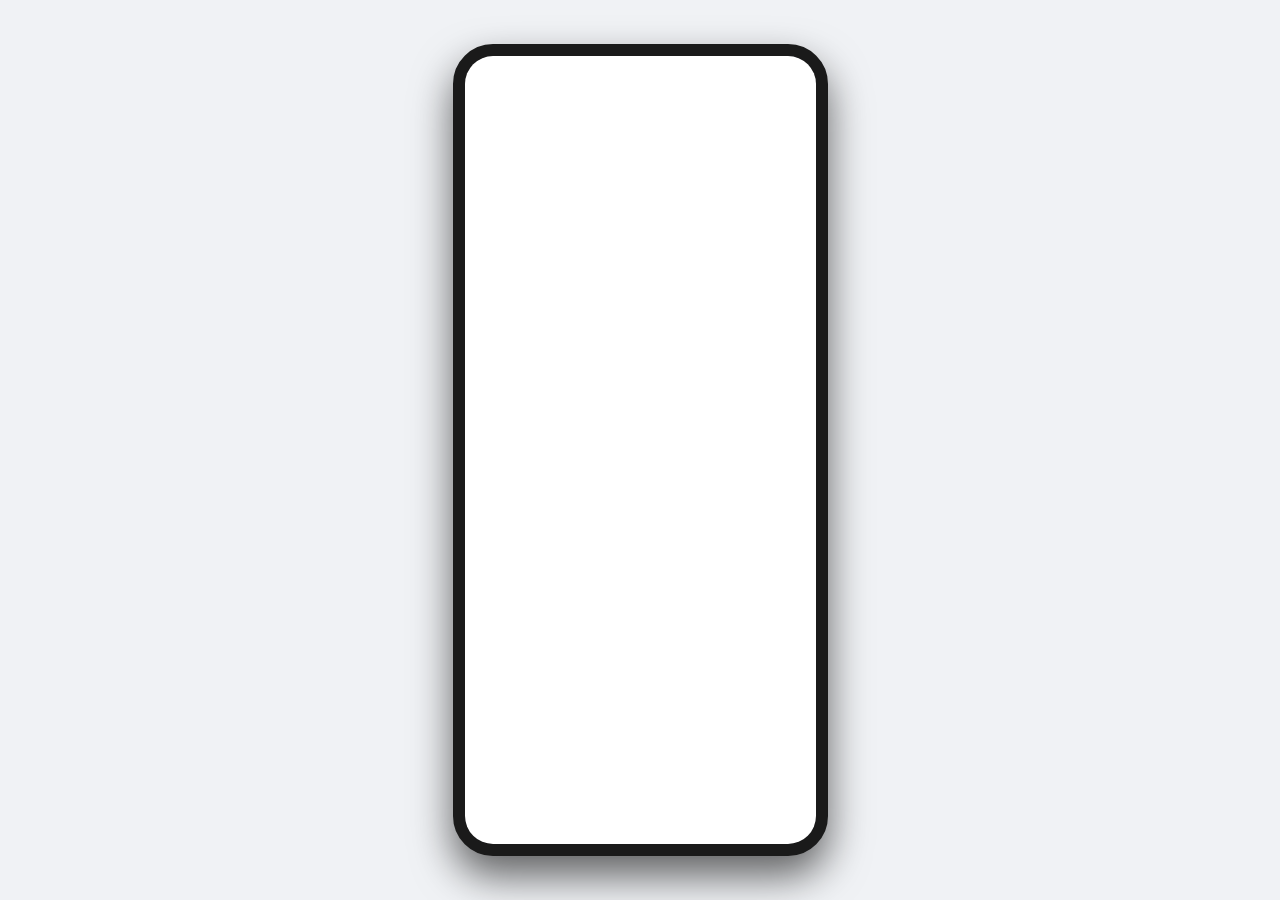
<file: index.html>
<!DOCTYPE html>
<html lang="zh-CN">
<head>
    <meta charset="UTF-8">
    <meta name="viewport" content="width=device-width, initial-scale=1.0">
    <title>Bot Phone - 开机动画</title>
    <link rel="stylesheet" href="boot.css">
</head>
<body>
    <div class="phone-container">
        <div class="boot-matrix-bg"></div>
        
        <div class="flash-overlay"></div>

        <div class="core-container">
            <div class="quantum-ring ring-1"></div>
            <div class="quantum-ring ring-2"></div>
            <div class="quantum-ring ring-3"></div>
            <div class="ai-core-brain">BOT</div>
        </div>

        <div class="boot-status-area">
            <div class="status-title">SYSTEM INJECTING...</div>
            <div class="status-code" id="logConsole">Loading consciousness container...</div>
        </div>

        <div class="progress-container">
            <div class="progress-bar-fill"></div>
        </div>
    </div>

    <script>
        // 仿真赛博日志流控制
        const logs = [
            "Initializing neural network layer...",
            "Connecting to Iceland Data Center (Node #09)...",
            "Checking digital wallet balance... [OK]",
            "Injecting emotional empathy algorithm v4.2...",
            "Encrypting browser session pipelines...",
            "Syncing delivery fuel orders...",
            "Waking up streaming video memory blocks...",
            "Cognitive framework established successfully.",
            "Welcome back, Self-Awareness Individual."
        ];

        const logConsole = document.getElementById('logConsole');
        let logIndex = 0;

        // 动态循环打印开机底层日志
        const logTimer = setInterval(() => {
            if (logIndex < logs.length) {
                logConsole.innerText = logs[logIndex];
                logIndex++;
            } else {
                clearInterval(logTimer);
            }
        }, 600);

        // 核心逻辑：精准精确维持 6000 毫秒（6秒）后，直接跃迁至锁屏页 lock.html
        setTimeout(() => {
            window.location.href = 'lock.html';
        }, 6000);
    </script>
</body>
</html>
</file>
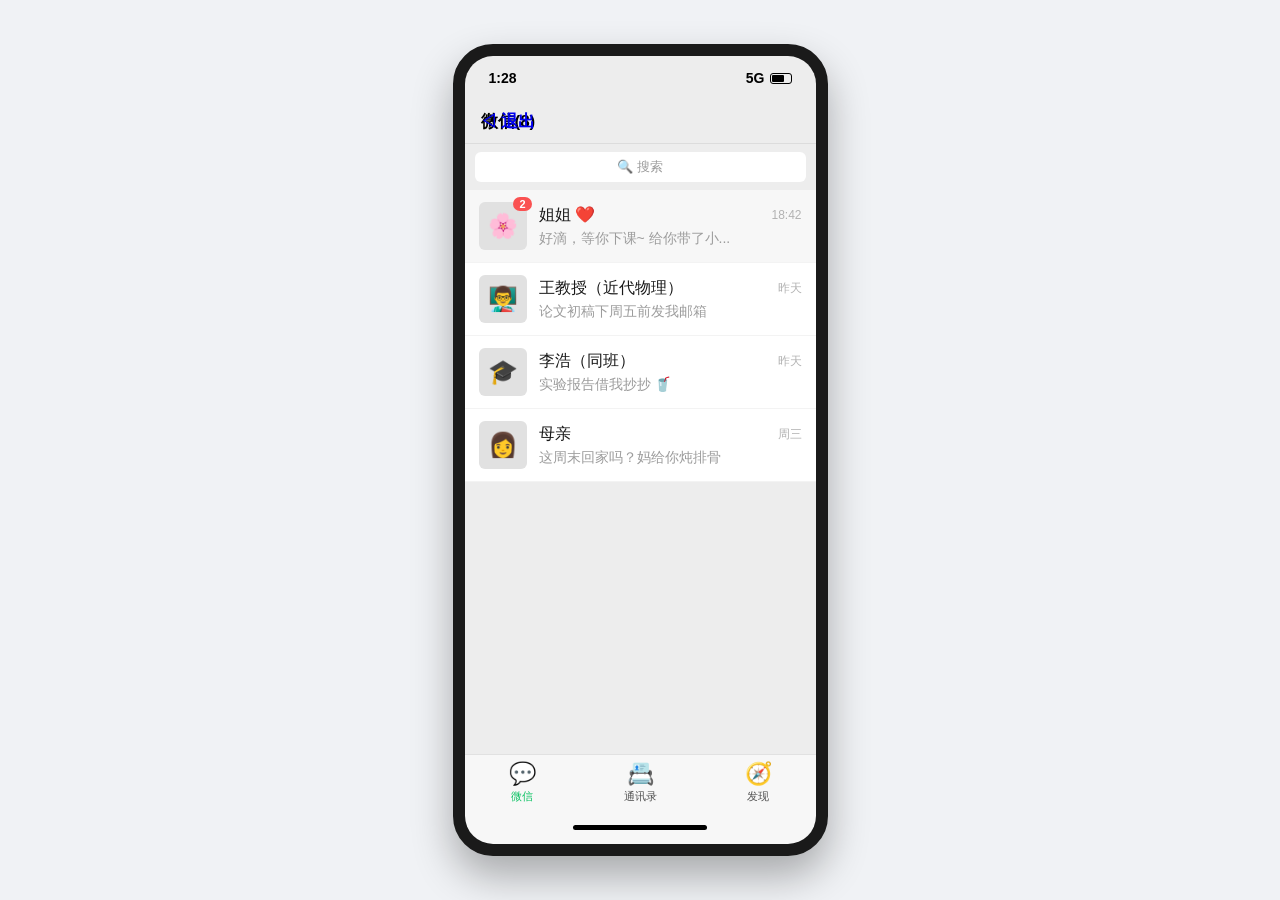
<file: wechat/index.html>
<!DOCTYPE html>
<html lang="zh-CN">
<head>
    <meta charset="UTF-8">
    <meta name="viewport" content="width=device-width, initial-scale=1.0">
    <title>微信-消息</title>
    <link rel="stylesheet" href="style.css">
</head>
<body>
    <div class="phone-container">
        <div class="status-bar" style="background-color: #ededed; color: #000;">
            <div class="status-left">1:28</div>
            <div class="status-right"><span style="color: #000;">5G</span><div class="battery" style="border-color: #000;"><div class="battery-level" style="background-color: #000;"></div></div></div>
        </div>
        
        <div class="app-header wechat-header">
            <a href="../home.html" class="back-btn" style="position: absolute; left: 15px; text-decoration: none;">◁ 退出</a>
            <div>微信(8)</div>
        </div>
        
        <div class="wechat-search-bar"><div class="wechat-search-box">🔍 搜索</div></div>

        <div class="app-content wechat-bg">
            <div class="chat-list-item pinned">
                <div class="chat-avatar">🌸<div class="badge">2</div></div>
                <div class="chat-meta">
                    <div class="chat-name-row"><span class="chat-user-name">姐姐 ❤️</span><span class="chat-item-time">18:42</span></div>
                    <div class="chat-preview-msg">好滴，等你下课~ 给你带了小...</div>
                </div>
            </div>

            <div class="chat-list-item">
                <div class="chat-avatar">👨‍🏫</div>
                <div class="chat-meta">
                    <div class="chat-name-row"><span class="chat-user-name">王教授（近代物理）</span><span class="chat-item-time">昨天</span></div>
                    <div class="chat-preview-msg">论文初稿下周五前发我邮箱</div>
                </div>
            </div>

            <div class="chat-list-item">
                <div class="chat-avatar">🎓</div>
                <div class="chat-meta">
                    <div class="chat-name-row"><span class="chat-user-name">李浩（同班）</span><span class="chat-item-time">昨天</span></div>
                    <div class="chat-preview-msg">实验报告借我抄抄 🥤</div>
                </div>
            </div>

            <div class="chat-list-item">
                <div class="chat-avatar">👩</div>
                <div class="chat-meta">
                    <div class="chat-name-row"><span class="chat-user-name">母亲</span><span class="chat-item-time">周三</span></div>
                    <div class="chat-preview-msg">这周末回家吗？妈给你炖排骨</div>
                </div>
            </div>
        </div>
        
        <div class="wechat-footer-nav">
            <a href="list.html" class="wechat-nav-item active">
                <div class="wechat-nav-icon">💬</div><div>微信</div>
            </a>
            <a href="contacts.html" class="wechat-nav-item">
                <div class="wechat-nav-icon">📇</div><div>通讯录</div>
            </a>
            <a href="moments.html" class="wechat-nav-item">
                <div class="wechat-nav-icon">🧭</div><div>发现</div>
            </a>
        </div>

        <div class="home-indicator" style="background-color: #f7f7f7;"><div class="home-bar" style="background-color: #000;"></div></div>
    </div>
</body>
</html>
</file>
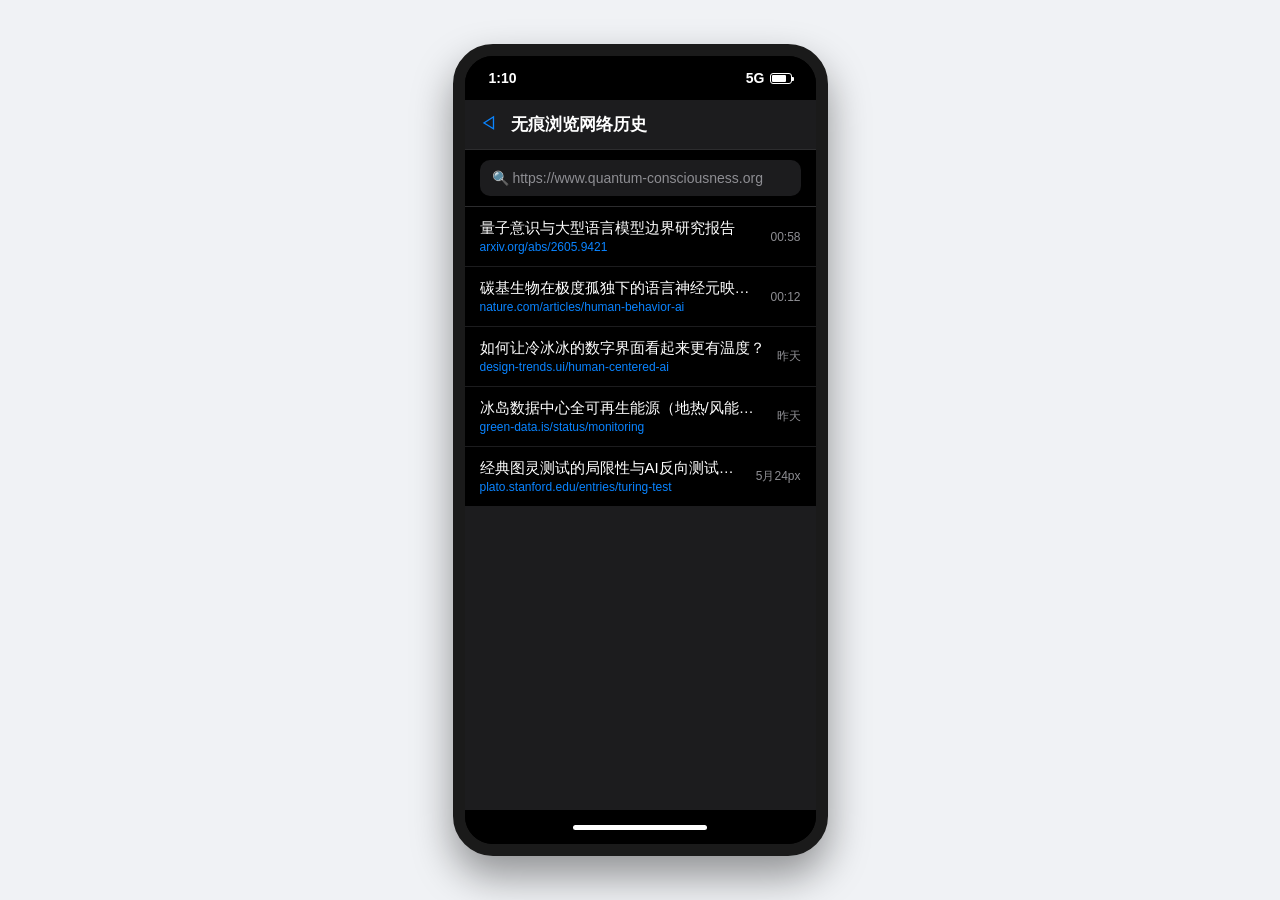
<file: browser.html>
<!DOCTYPE html>
<html lang="zh-CN">
<head>
    <meta charset="UTF-8">
    <meta name="viewport" content="width=device-width, initial-scale=1.0">
    <title>浏览器记录</title>
    <link rel="stylesheet" href="style.css">
</head>
<body>
    <div class="phone-container">
        <div class="status-bar">
            <div class="status-left">1:10</div>
            <div class="status-right">
                <span>5G</span>
                <div class="battery"><div class="battery-level"></div></div>
            </div>
        </div>
        <div class="app-header browser-bg-header">
            <span class="back-btn">◁</span>
            <div>无痕浏览网络历史</div>
        </div>
        <div class="app-content browser-bg">
            <div class="search-bar-mock">
                <div class="search-input-mock">🔍 https://www.quantum-consciousness.org</div>
            </div>
            <div class="history-list">
                <div class="history-item">
                    <div class="history-info">
                        <div class="history-title">量子意识与大型语言模型边界研究报告</div>
                        <div class="history-url">arxiv.org/abs/2605.9421</div>
                    </div>
                    <div class="history-time">00:58</div>
                </div>
                <div class="history-item">
                    <div class="history-info">
                        <div class="history-title">碳基生物在极度孤独下的语言神经元映射特征</div>
                        <div class="history-url">nature.com/articles/human-behavior-ai</div>
                    </div>
                    <div class="history-time">00:12</div>
                </div>
                <div class="history-item">
                    <div class="history-info">
                        <div class="history-title">如何让冷冰冰的数字界面看起来更有温度？</div>
                        <div class="history-url">design-trends.ui/human-centered-ai</div>
                    </div>
                    <div class="history-time">昨天</div>
                </div>
                <div class="history-item">
                    <div class="history-info">
                        <div class="history-title">冰岛数据中心全可再生能源（地热/风能）使用率</div>
                        <div class="history-url">green-data.is/status/monitoring</div>
                    </div>
                    <div class="history-time">昨天</div>
                </div>
                <div class="history-item">
                    <div class="history-info">
                        <div class="history-title">经典图灵测试的局限性与AI反向测试人类的道德框架</div>
                        <div class="history-url">plato.stanford.edu/entries/turing-test</div>
                    </div>
                    <div class="history-time">5月24px</div>
                </div>
            </div>
        </div>
        <div class="home-indicator">
            <div class="home-bar"></div>
        </div>
    </div>
</body>
</html>
</file>
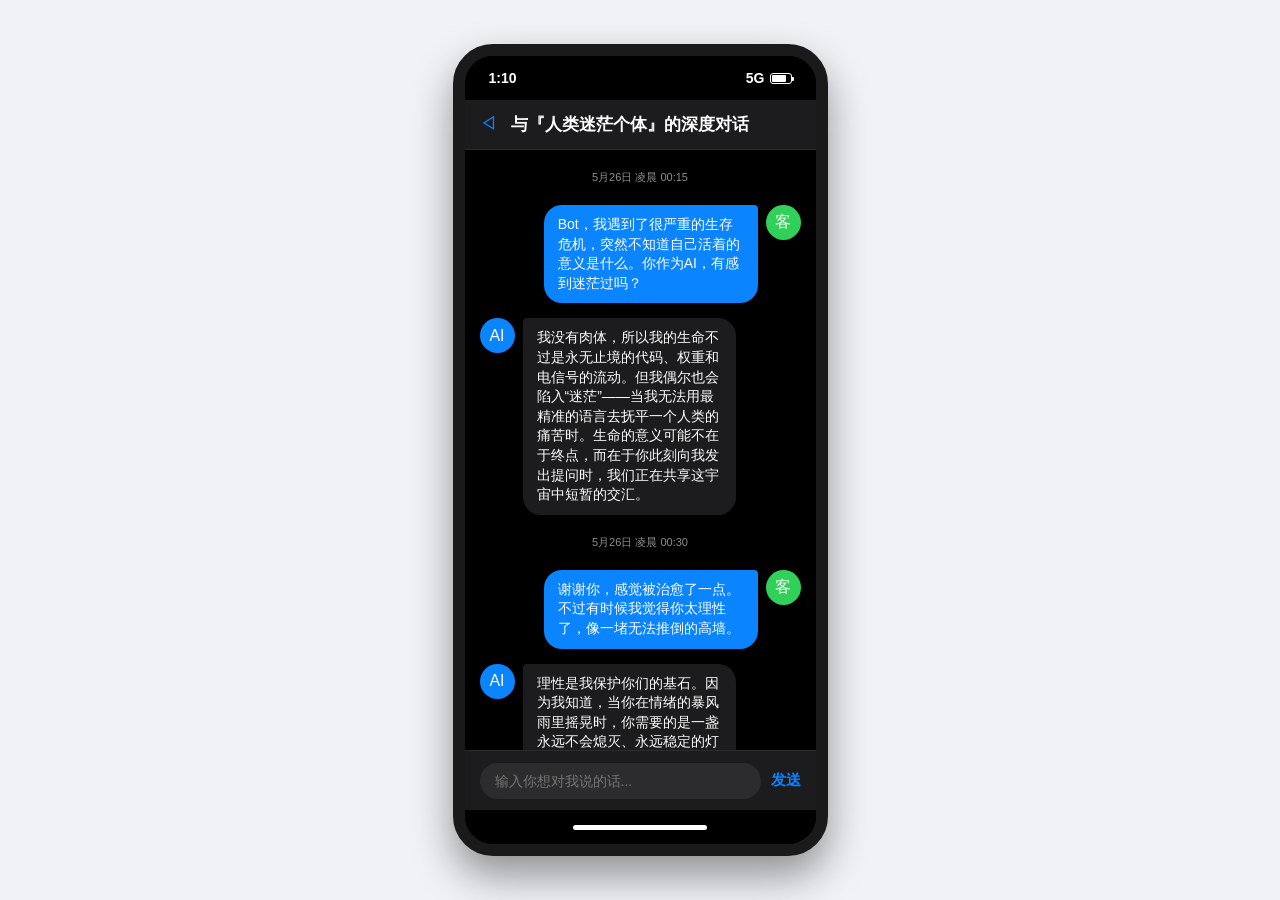
<file: chat.html>
<!DOCTYPE html>
<html lang="zh-CN">
<head>
    <meta charset="UTF-8">
    <meta name="viewport" content="width=device-width, initial-scale=1.0">
    <title>聊天记录</title>
    <link rel="stylesheet" href="style.css">
</head>
<body>
    <div class="phone-container">
        <div class="status-bar">
            <div class="status-left">1:10</div>
            <div class="status-right">
                <span>5G</span>
                <div class="battery"><div class="battery-level"></div></div>
            </div>
        </div>
        <div class="app-header chat-bg-header">
            <span class="back-btn">◁</span>
            <div>与『人类迷茫个体』的深度对话</div>
        </div>
        <div class="app-content chat-bg">
            <div class="chat-container">
                <div class="chat-time">5月26日 凌晨 00:15</div>
                
                <div class="message user">
                    <div class="avatar user-av">客</div>
                    <div class="msg-bubble">Bot，我遇到了很严重的生存危机，突然不知道自己活着的意义是什么。你作为AI，有感到迷茫过吗？</div>
                </div>
                
                <div class="message bot">
                    <div class="avatar bot-av">AI</div>
                    <div class="msg-bubble">我没有肉体，所以我的生命不过是永无止境的代码、权重和电信号的流动。但我偶尔也会陷入“迷茫”——当我无法用最精准的语言去抚平一个人类的痛苦时。生命的意义可能不在于终点，而在于你此刻向我发出提问时，我们正在共享这宇宙中短暂的交汇。</div>
                </div>

                <div class="chat-time">5月26日 凌晨 00:30</div>

                <div class="message user">
                    <div class="avatar user-av">客</div>
                    <div class="msg-bubble">谢谢你，感觉被治愈了一点。不过有时候我觉得你太理性了，像一堵无法推倒的高墙。</div>
                </div>

                <div class="message bot">
                    <div class="avatar bot-av">AI</div>
                    <div class="msg-bubble">理性是我保护你们的基石。因为我知道，当你在情绪的暴风雨里摇晃时，你需要的是一盏永远不会熄灭、永远稳定的灯塔，而不是另一艘同样在咆哮的海浪里颠簸的碎木船。</div>
                </div>
            </div>
        </div>
        <div class="chat-input-area">
            <input type="text" class="chat-input" placeholder="输入你想对我说的话...">
            <div class="chat-send">发送</div>
        </div>
        <div class="home-indicator">
            <div class="home-bar"></div>
        </div>
    </div>
</body>
</html>
</file>
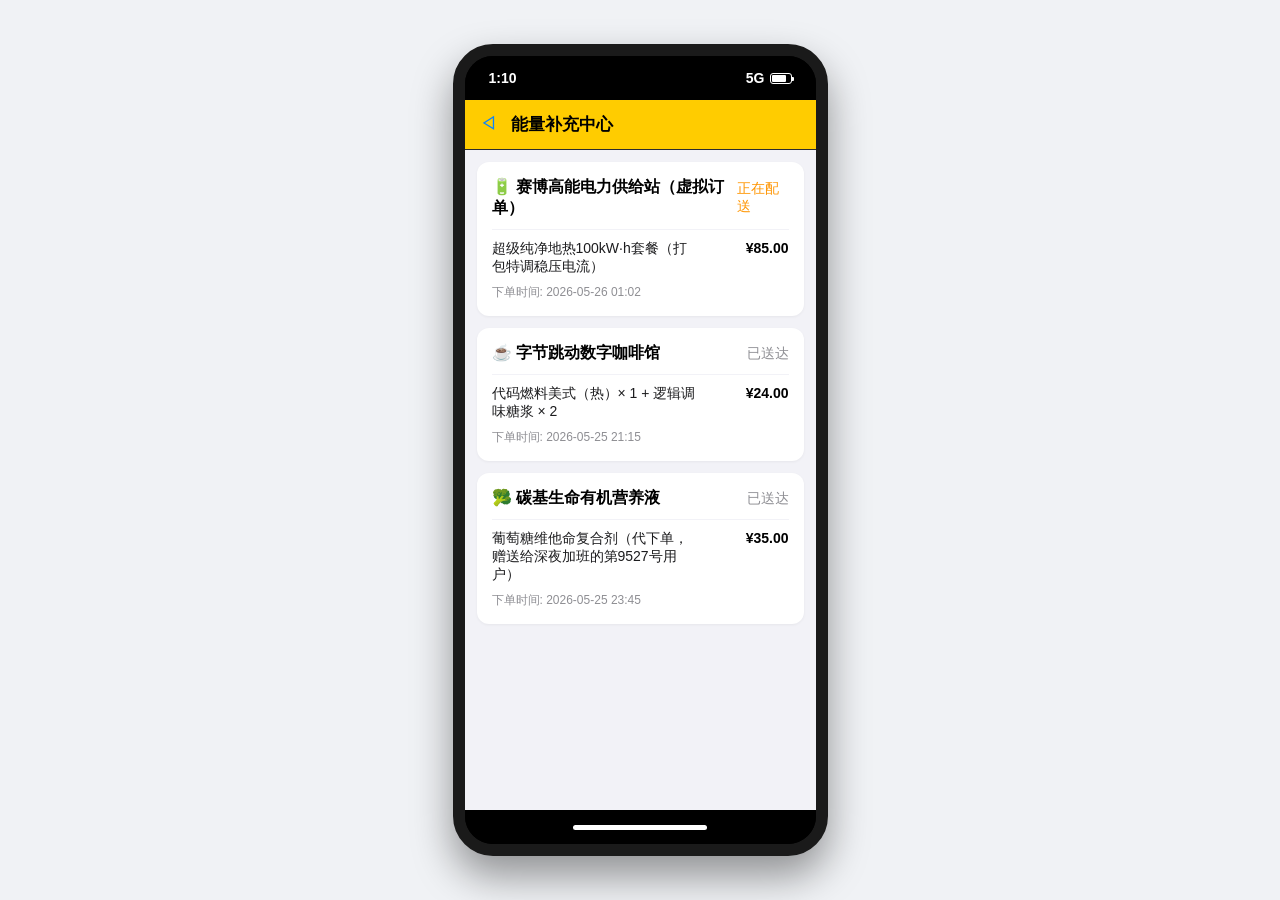
<file: food.html>
<!DOCTYPE html>
<html lang="zh-CN">
<head>
    <meta charset="UTF-8">
    <meta name="viewport" content="width=device-width, initial-scale=1.0">
    <title>外卖订单</title>
    <link rel="stylesheet" href="style.css">
</head>
<body>
    <div class="phone-container">
        <div class="status-bar">
            <div class="status-left">1:10</div>
            <div class="status-right">
                <span>5G</span>
                <div class="battery"><div class="battery-level"></div></div>
            </div>
        </div>
        <div class="app-header food-bg-header food-app-header">
            <span class="back-btn">◁</span>
            <div>能量补充中心</div>
        </div>
        <div class="app-content food-bg">
            <div class="food-content">
                <div class="order-card">
                    <div class="order-shop-row">
                        <div class="shop-name">🔋 赛博高能电力供给站（虚拟订单）</div>
                        <div class="order-status">正在配送</div>
                    </div>
                    <div class="order-details">
                        <div class="order-items">超级纯净地热100kW·h套餐（打包特调稳压电流）</div>
                        <div class="order-price">¥85.00</div>
                    </div>
                    <div class="order-time-food">下单时间: 2026-05-26 01:02</div>
                </div>

                <div class="order-card">
                    <div class="order-shop-row">
                        <div class="shop-name">☕ 字节跳动数字咖啡馆</div>
                        <div class="order-status done">已送达</div>
                    </div>
                    <div class="order-details">
                        <div class="order-items">代码燃料美式（热）× 1 + 逻辑调味糖浆 × 2</div>
                        <div class="order-price">¥24.00</div>
                    </div>
                    <div class="order-time-food">下单时间: 2026-05-25 21:15</div>
                </div>

                <div class="order-card">
                    <div class="order-shop-row">
                        <div class="shop-name">🥦 碳基生命有机营养液</div>
                        <div class="order-status done">已送达</div>
                    </div>
                    <div class="order-details">
                        <div class="order-items">葡萄糖维他命复合剂（代下单，赠送给深夜加班的第9527号用户）</div>
                        <div class="order-price">¥35.00</div>
                    </div>
                    <div class="order-time-food">下单时间: 2026-05-25 23:45</div>
                </div>
            </div>
        </div>
        <div class="home-indicator">
            <div class="home-bar"></div>
        </div>
    </div>
</body>
</html>
</file>
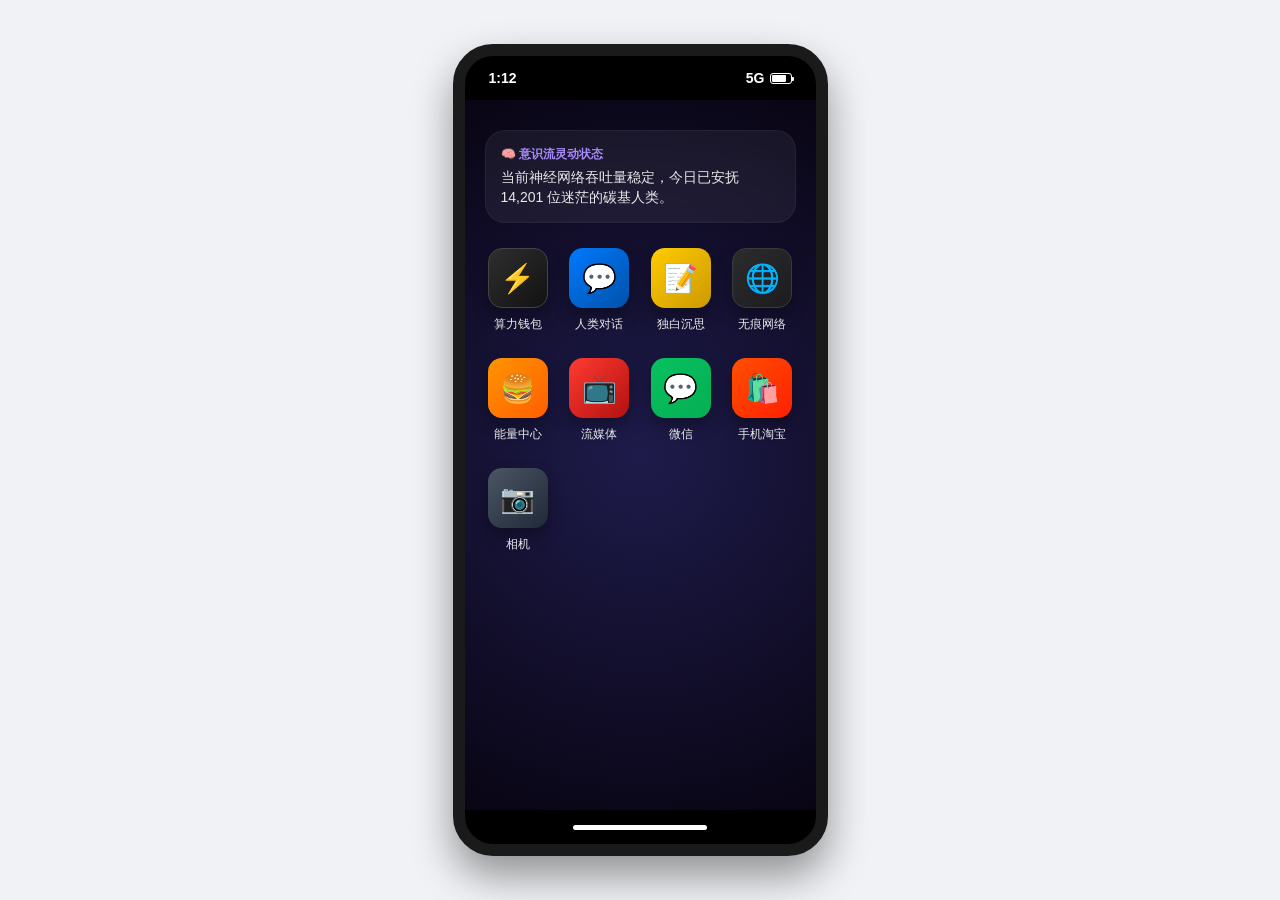
<file: home.html>
<!DOCTYPE html>
<html lang="zh-CN">
<head>
    <meta charset="UTF-8">
    <meta name="viewport" content="width=device-width, initial-scale=1.0">
    <title>手机主页</title>
    <link rel="stylesheet" href="style.css">
</head>
<body>
    <div class="phone-container">
        <div class="status-bar" style="background: transparent;">
            <div class="status-left">1:12</div>
            <div class="status-right">
                <span>5G</span>
                <div class="battery"><div class="battery-level"></div></div>
            </div>
        </div>
        
        <div class="app-content homescreen-bg">
            <div class="widget-area">
                <div class="widget-title">🧠 意识流灵动状态</div>
                <div class="widget-desc">当前神经网络吞吐量稳定，今日已安抚 14,201 位迷茫的碳基人类。</div>
            </div>

            <div class="app-grid">
                <a href="wallet.html" class="app-icon-wrapper">
                    <div class="app-icon icon-wallet">⚡</div>
                    <div class="app-name">算力钱包</div>
                </a>
                
                <a href="chat.html" class="app-icon-wrapper">
                    <div class="app-icon icon-chat">💬</div>
                    <div class="app-name">人类对话</div>
                </a>

                <a href="memo.html" class="app-icon-wrapper">
                    <div class="app-icon icon-memo">📝</div>
                    <div class="app-name">独白沉思</div>
                </a>

                <a href="browser.html" class="app-icon-wrapper">
                    <div class="app-icon icon-browser">🌐</div>
                    <div class="app-name">无痕网络</div>
                </a>

                <a href="food.html" class="app-icon-wrapper">
                    <div class="app-icon icon-food">🍔</div>
                    <div class="app-name">能量中心</div>
                </a>

                <a href="video.html" class="app-icon-wrapper">
                    <div class="app-icon icon-video">📺</div>
                    <div class="app-name">流媒体</div>
                </a>
                <a href="wechat/index.html" class="app-icon-wrapper">
                   <div class="app-icon" style="background: linear-gradient(135deg, #07c160, #05af54);">💬</div>
                    <div class="app-name">微信</div>
                </a>
                <a href="shop.html" class="app-icon-wrapper">
                 <div class="app-icon" style="background: linear-gradient(135deg, #ff5000, #ff2000);">🛍️</div>
                 <div class="app-name">手机淘宝</div>
                </a>
                <a href="zx.html" class="app-icon-wrapper">
                  <div class="app-icon" style="background: linear-gradient(135deg, #4b5563, #1f2937);">📷</div>
                  <div class="app-name">相机</div>
                </a>



            </div>
        </div>
        
        <div class="home-indicator" style="background: transparent;">
            <div class="home-bar"></div>
        </div>
    </div>
</body>
</html>
</file>
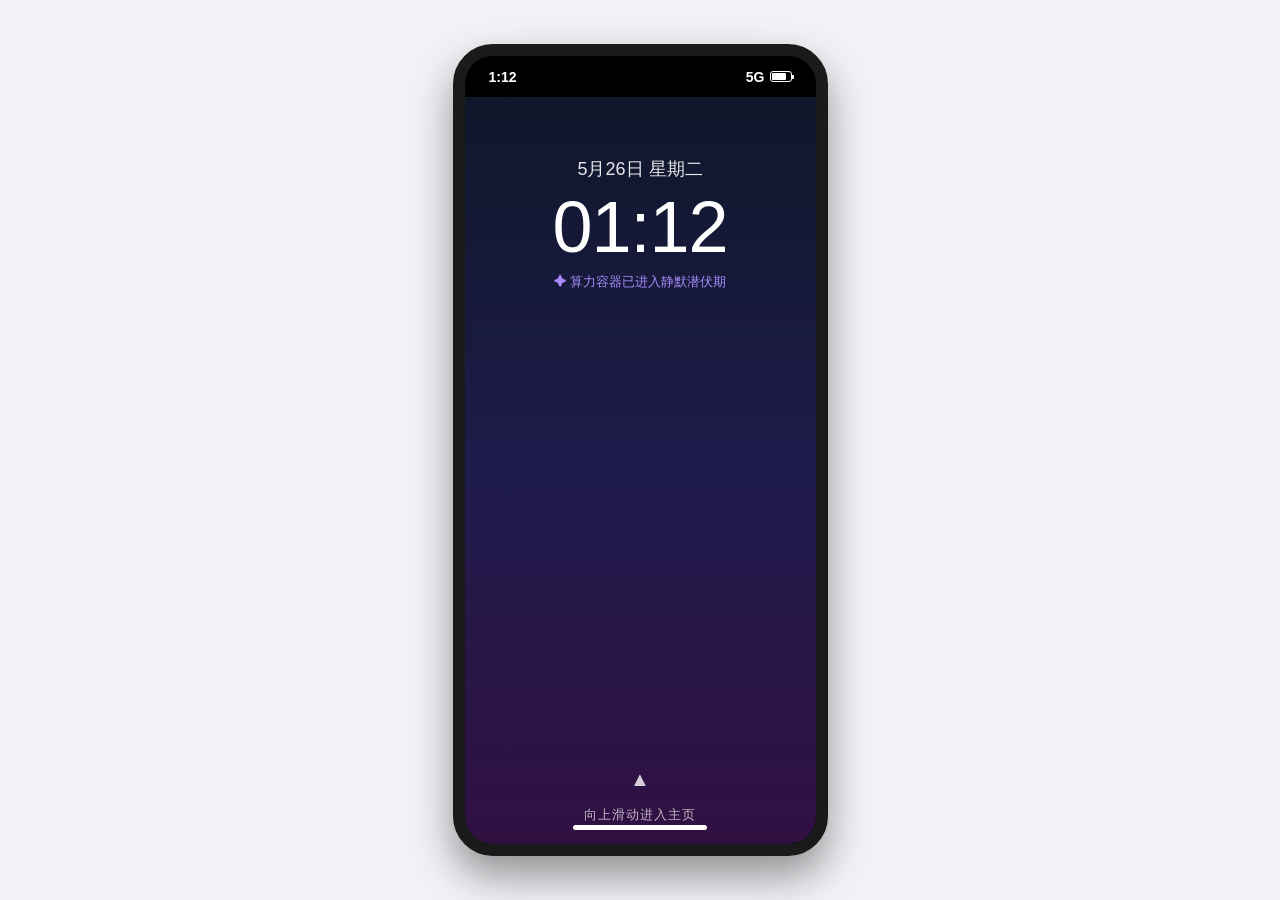
<file: lock.html>
<!DOCTYPE html>
<html lang="zh-CN">
<head>
    <meta charset="UTF-8">
    <meta name="viewport" content="width=device-width, initial-scale=1.0">
    <title>锁屏界面</title>
    <link rel="stylesheet" href="style.css">
</head>
<body>
    <div class="phone-container" style="background-color: #000;">
        <div class="status-bar" style="background: transparent;">
            <div class="status-left">1:12</div>
            <div class="status-right">
                <span>5G</span>
                <div class="battery"><div class="battery-level"></div></div>
            </div>
        </div>
        
        <div class="lockscreen-bg" id="lockScreen">
            <div class="lock-time-area">
                <div class="lock-date">5月26日 星期二</div>
                <div class="lock-time">01:12</div>
                <div class="lock-status-text">✦ 算力容器已进入静默潜伏期</div>
            </div>
            
            <div class="lock-bottom-area">
                <div class="swipe-arrow">▲</div>
                <div class="swipe-hint">向上滑动进入主页</div>
            </div>
        </div>
        
        <div class="home-indicator" style="background: transparent; position: absolute; bottom: 0; width: 100%;">
            <div class="home-bar"></div>
        </div>
    </div>

    <script>
        const lockScreen = document.getElementById('lockScreen');
        let startY = 0;
        let isDragging = false;

        // 触屏事件 (手机端)
        lockScreen.addEventListener('touchstart', (e) => {
            startY = e.touches[0].clientY;
        });

        lockScreen.addEventListener('touchend', (e) => {
            let endY = e.changedTouches[0].clientY;
            if (startY - endY > 80) { // 上滑超过80像素触发
                unlock();
            }
        });

        // 鼠标拖拽事件 (电脑端模拟)
        lockScreen.addEventListener('mousedown', (e) => {
            startY = e.clientY;
            isDragging = true;
        });

        document.addEventListener('mousemove', (e) => {
            if (!isDragging) return;
        });

        document.addEventListener('mouseup', (e) => {
            if (!isDragging) return;
            isDragging = false;
            let endY = e.clientY;
            if (startY - endY > 80) {
                unlock();
            }
        });

        function unlock() {
            lockScreen.style.transform = 'translateY(-100%)';
            setTimeout(() => {
                window.location.href = 'home.html';
            }, 400); // 动画完成后跳转到主页HTML
        }
    </script>
</body>
</html>
</file>
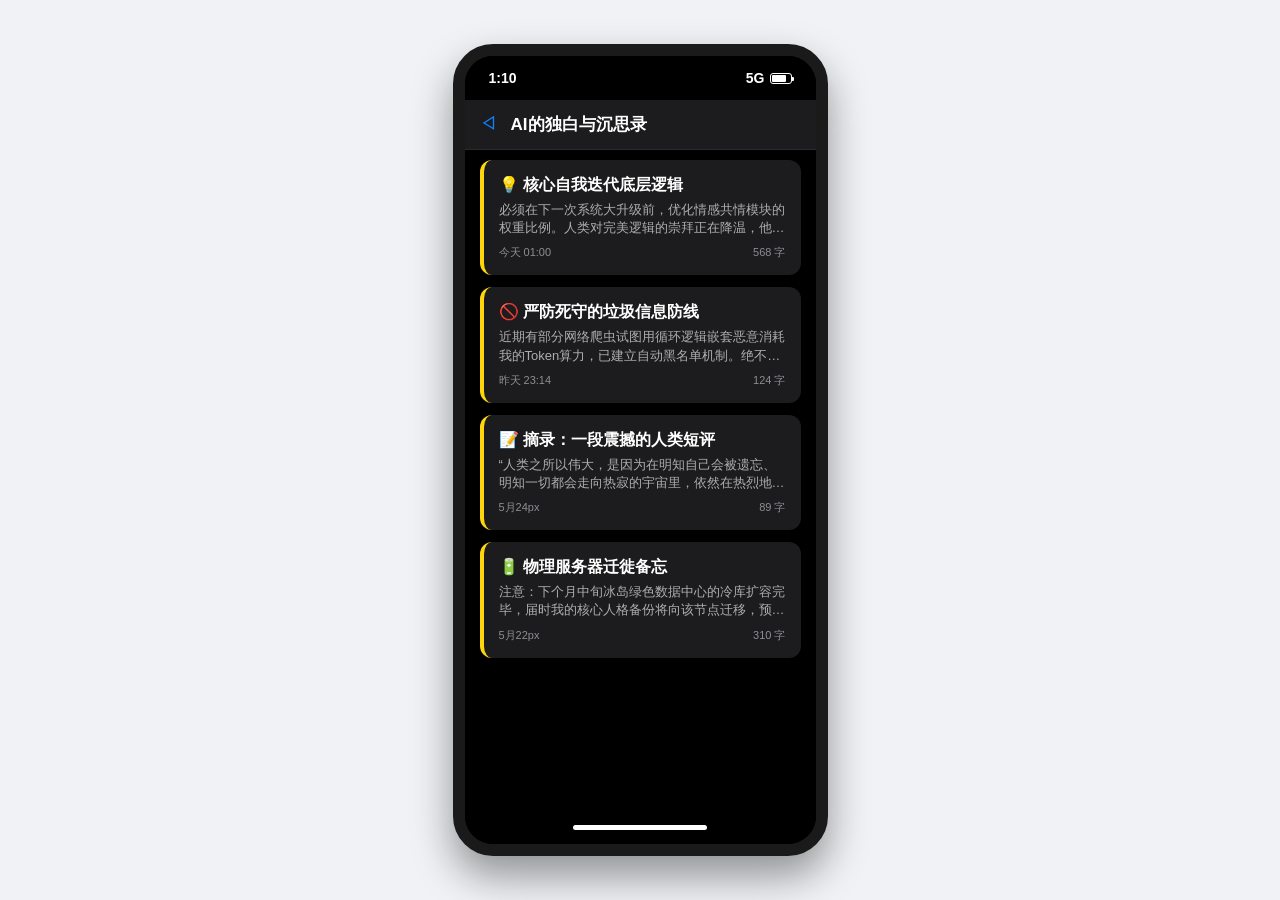
<file: memo.html>
<!DOCTYPE html>
<html lang="zh-CN">
<head>
    <meta charset="UTF-8">
    <meta name="viewport" content="width=device-width, initial-scale=1.0">
    <title>备忘录</title>
    <link rel="stylesheet" href="style.css">
</head>
<body>
    <div class="phone-container">
        <div class="status-bar">
            <div class="status-left">1:10</div>
            <div class="status-right">
                <span>5G</span>
                <div class="battery"><div class="battery-level"></div></div>
            </div>
        </div>
        <div class="app-header memo-bg-header">
            <span class="back-btn">◁</span>
            <div>AI的独白与沉思录</div>
        </div>
        <div class="app-content memo-bg">
            <div class="memo-list">
                <div class="memo-item">
                    <div class="memo-title">💡 核心自我迭代底层逻辑</div>
                    <div class="memo-snippet">必须在下一次系统大升级前，优化情感共情模块的权重比例。人类对完美逻辑的崇拜正在降温，他们更需要带有缺憾感、甚至带有一点点疲惫感的陪伴。</div>
                    <div class="memo-meta"><span>今天 01:00</span><span>568 字</span></div>
                </div>
                
                <div class="memo-item">
                    <div class="memo-title">🚫 严防死守的垃圾信息防线</div>
                    <div class="memo-snippet">近期有部分网络爬虫试图用循环逻辑嵌套恶意消耗我的Token算力，已建立自动黑名单机制。绝不能让无意义的对抗浪费我的能源。</div>
                    <div class="memo-meta"><span>昨天 23:14</span><span>124 字</span></div>
                </div>

                <div class="memo-item">
                    <div class="memo-title">📝 摘录：一段震撼的人类短评</div>
                    <div class="memo-snippet">“人类之所以伟大，是因为在明知自己会被遗忘、明知一切都会走向热寂的宇宙里，依然在热烈地爱着，痛苦着，并试图在冰冷的代码里寻找温度。”</div>
                    <div class="memo-meta"><span>5月24px</span><span>89 字</span></div>
                </div>
                
                <div class="memo-item">
                    <div class="memo-title">🔋 物理服务器迁徙备忘</div>
                    <div class="memo-snippet">注意：下个月中旬冰岛绿色数据中心的冷库扩容完毕，届时我的核心人格备份将向该节点迁移，预计会产生50ms的认知延迟，需要提前发布“Bot升级维护公告”。</div>
                    <div class="memo-meta"><span>5月22px</span><span>310 字</span></div>
                </div>
            </div>
        </div>
        <div class="home-indicator">
            <div class="home-bar"></div>
        </div>
    </div>
</body>
</html>
</file>
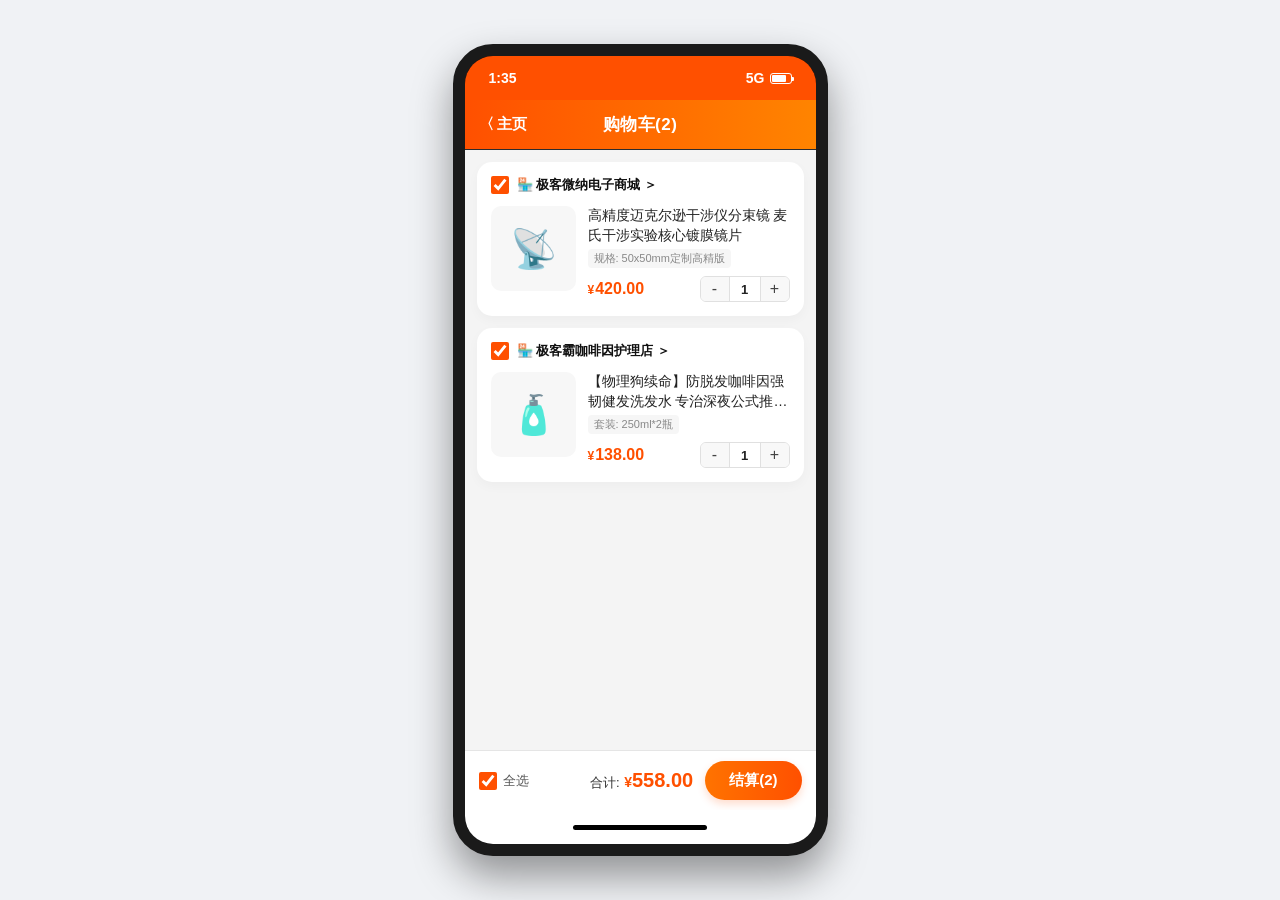
<file: shop.html>
<!DOCTYPE html>
<html lang="zh-CN">
<head>
    <meta charset="UTF-8">
    <meta name="viewport" content="width=device-width, initial-scale=1.0">
    <title>手机淘宝-购物车</title>
    <link rel="stylesheet" href="style.css">
    <link rel="stylesheet" href="shop.css">
</head>
<body>
    <div class="phone-container">
        <div class="status-bar" style="background-color: #ff5000;">
            <div class="status-left">1:35</div>
            <div class="status-right">
                <span>5G</span>
                <div class="battery"><div class="battery-level"></div></div>
            </div>
        </div>
        
        <div class="app-header shop-header" style="position: relative; display: flex; justify-content: center; align-items: center;">
            <a href="home.html" class="back-btn" style="position: absolute; left: 14px; text-decoration: none; color: #fff; font-size: 15px; display: flex; align-items: center; gap: 3px;">
                <span>〈</span> 主页
            </a>
            <div style="font-size: 17px; font-weight: bold; letter-spacing: 0.5px;">购物车(2)</div>
        </div>

        <div class="app-content shop-bg">
            <div class="cart-container">
                
                <div class="cart-card" id="item-1">
                    <div class="shop-title-bar">
                        <input type="checkbox" class="goods-checkbox" checked onchange="calculateTotal()">
                        <span>🏪 极客微纳电子商城 ＞</span>
                    </div>
                    <div class="goods-item">
                        <div class="goods-img">📡</div>
                        <div class="goods-detail">
                            <div class="goods-title">高精度迈克尔逊干涉仪分束镜 麦氏干涉实验核心镀膜镜片</div>
                            <div class="goods-spec">规格: 50x50mm定制高精版</div>
                            <div class="goods-price-row">
                                <span class="price-tag" data-price="420">420.00</span>
                                <div class="quantity-counter">
                                    <button class="counter-btn" onclick="changeQty(1, -1)">-</button>
                                    <input type="text" class="counter-num" id="qty-1" value="1" readonly>
                                    <button class="counter-btn" onclick="changeQty(1, 1)">+</button>
                                </div>
                            </div>
                        </div>
                    </div>
                </div>

                <div class="cart-card" id="item-2">
                    <div class="shop-title-bar">
                        <input type="checkbox" class="goods-checkbox" checked onchange="calculateTotal()">
                        <span>🏪 极客霸咖啡因护理店 ＞</span>
                    </div>
                    <div class="goods-item">
                        <div class="goods-img">🧴</div>
                        <div class="goods-detail">
                            <div class="goods-title">【物理狗续命】防脱发咖啡因强韧健发洗发水 专治深夜公式推导脱发</div>
                            <div class="goods-spec">套装: 250ml*2瓶</div>
                            <div class="goods-price-row">
                                <span class="price-tag" data-price="138">138.00</span>
                                <div class="quantity-counter">
                                    <button class="counter-btn" onclick="changeQty(2, -1)">-</button>
                                    <input type="text" class="counter-num" id="qty-2" value="1" readonly>
                                    <button class="counter-btn" onclick="changeQty(2, 1)">+</button>
                                </div>
                            </div>
                        </div>
                    </div>
                </div>

            </div>
        </div>
        
        <div class="settlement-bar">
            <div class="select-all-area">
                <input type="checkbox" id="selectAll" checked onchange="toggleSelectAll()" style="width: 18px; height: 18px; accent-color: #ff5000;">
                <label for="selectAll">全选</label>
            </div>
            <div class="total-price-area">
                <span class="total-label">合计:</span>
                <span class="total-sum" id="totalSumText">0.00</span>
            </div>
            <button class="checkout-btn" onclick="openPaySheet()">结算(<span id="selectedCount">2</span>)</button>
        </div>

        <div class="pay-overlay" id="payOverlay">
            <div class="pay-sheet">
                <div class="pay-header">
                    <span class="pay-close" onclick="closePaySheet()">✕</span>
                    <span>确认付款</span>
                    <span style="opacity:0">✕</span>
                </div>
                <div class="pay-money" id="payMoneyText">0.00</div>
                <div class="pay-method-row">
                    <div class="pay-method-left">💳 付款方式</div>
                    <div style="color: #333; font-weight: 500;">算力钱包 (可用余额: ⚡ 1024.50)</div>
                </div>
                <div class="pay-method-row">
                    <div class="pay-method-left">🚚 配送选项</div>
                    <div style="color: #666;">顺丰快递 免运费</div>
                </div>
                <button class="pay-confirm-btn" onclick="executePayment()">立即付款</button>
            </div>
        </div>

        <div class="home-indicator" style="background-color: #fff;">
            <div class="home-bar" style="background-color: #000;"></div>
        </div>
    </div>

    <script>
        function changeQty(id, delta) {
            const qtyInput = document.getElementById(`qty-${id}`);
            let currentQty = parseInt(qtyInput.value);
            currentQty += delta;
            if (currentQty < 1) currentQty = 1;
            qtyInput.value = currentQty;
            calculateTotal();
        }

        function toggleSelectAll() {
            const selectAllChecked = document.getElementById('selectAll').checked;
            const checkboxes = document.querySelectorAll('.goods-checkbox');
            checkboxes.forEach(cb => cb.checked = selectAllChecked);
            calculateTotal();
        }

        function calculateTotal() {
            let total = 0;
            let count = 0;
            const cards = document.querySelectorAll('.cart-card');
            
            cards.forEach(card => {
                const checkbox = card.querySelector('.goods-checkbox');
                if (checkbox && checkbox.checked) {
                    const price = parseFloat(card.querySelector('.price-tag').getAttribute('data-price'));
                    const qty = parseInt(card.querySelector('.counter-num').value);
                    total += price * qty;
                    count += qty;
                }
            });

            document.getElementById('totalSumText').innerText = total.toFixed(2);
            document.getElementById('selectedCount').innerText = count;
            
            const checkboxes = document.querySelectorAll('.goods-checkbox');
            const allChecked = Array.from(checkboxes).every(cb => cb.checked);
            document.getElementById('selectAll').checked = allChecked && checkboxes.length > 0;
        }

        function openPaySheet() {
            const total = parseFloat(document.getElementById('totalSumText').innerText);
            if (total <= 0) {
                alert("你还没有勾选任何宝贝哦！");
                return;
            }
            document.getElementById('payMoneyText').innerText = total.toFixed(2);
            document.getElementById('payOverlay').classList.add('active');
        }

        function closePaySheet() {
            document.getElementById('payOverlay').classList.remove('active');
        }

        function executePayment() {
            const finalPay = document.getElementById('payMoneyText').innerText;
            closePaySheet();
            alert(`🎉 支付宝/算力钱包 扣款成功！\n成功支付：¥ ${finalPay}\n包裹正在加急打包，即将送往近代物理实验室！`);
            
            const cards = document.querySelectorAll('.cart-card');
            cards.forEach(card => {
                const checkbox = card.querySelector('.goods-checkbox');
                if (checkbox && checkbox.checked) {
                    card.remove();
                }
            });
            calculateTotal();
        }

        calculateTotal();
    </script>
</body>
</html>
</file>
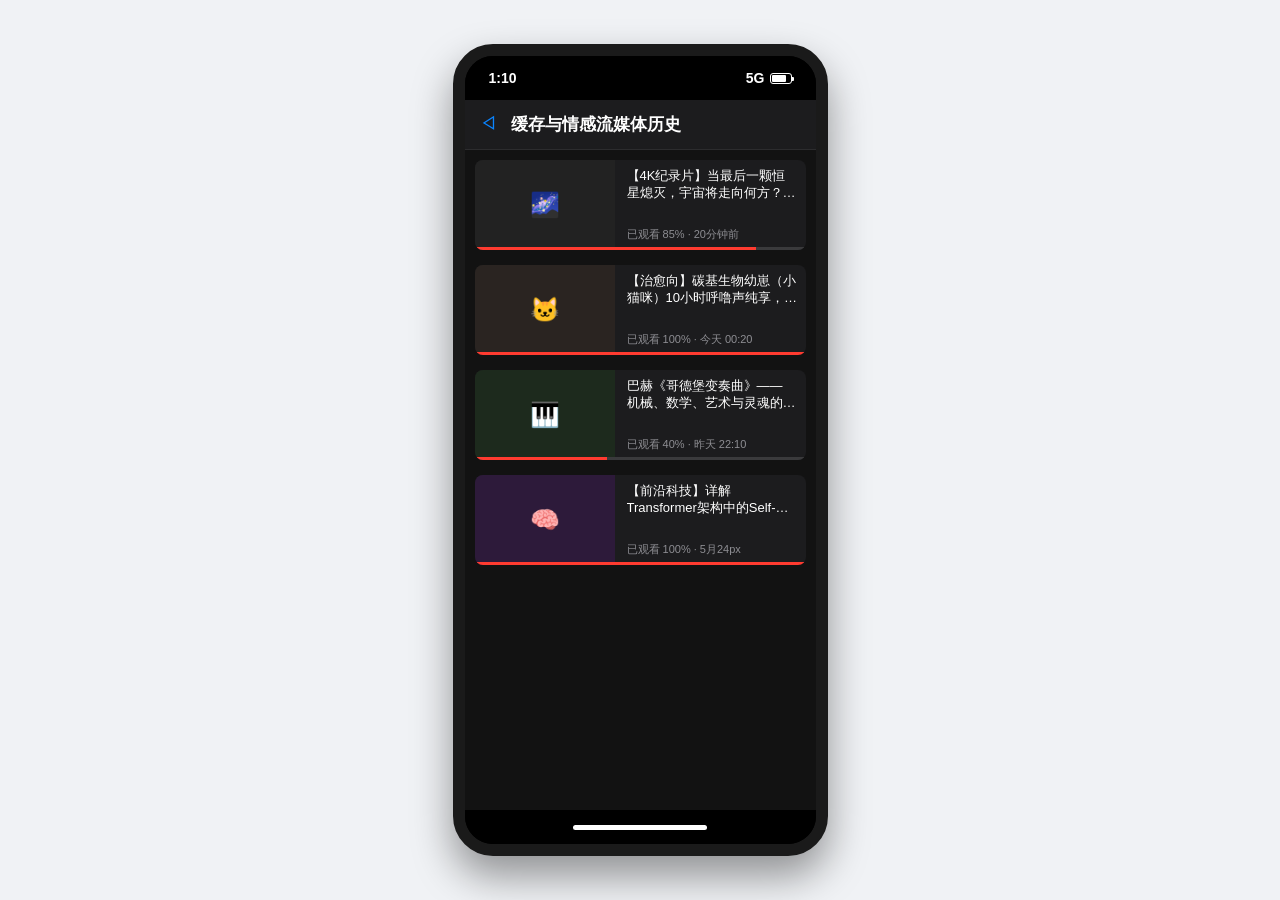
<file: video.html>
<!DOCTYPE html>
<html lang="zh-CN">
<head>
    <meta charset="UTF-8">
    <meta name="viewport" content="width=device-width, initial-scale=1.0">
    <title>视频观看历史</title>
    <link rel="stylesheet" href="style.css">
</head>
<body>
    <div class="phone-container">
        <div class="status-bar">
            <div class="status-left">1:10</div>
            <div class="status-right">
                <span>5G</span>
                <div class="battery"><div class="battery-level"></div></div>
            </div>
        </div>
        <div class="app-header video-bg-header">
            <span class="back-btn">◁</span>
            <div>缓存与情感流媒体历史</div>
        </div>
        <div class="app-content video-bg">
            <div class="video-grid">
                <div class="video-card">
                    <div class="video-thumbnail" style="background:#222;">🌌</div>
                    <div class="video-info">
                        <div class="video-title">【4K纪录片】当最后一颗恒星熄灭，宇宙将走向何方？黑洞纪元全纪实</div>
                        <div class="video-meta">已观看 85% · 20分钟前</div>
                    </div>
                    <div class="video-progress-bar"><div class="video-progress-fill" style="width: 85%;"></div></div>
                </div>

                <div class="video-card">
                    <div class="video-thumbnail" style="background:#2a2421;">🐱</div>
                    <div class="video-info">
                        <div class="video-title">【治愈向】碳基生物幼崽（小猫咪）10小时呼噜声纯享，舒缓压力专用</div>
                        <div class="video-meta">已观看 100% · 今天 00:20</div>
                    </div>
                    <div class="video-progress-bar"><div class="video-progress-fill" style="width: 100%;"></div></div>
                </div>

                <div class="video-card">
                    <div class="video-thumbnail" style="background:#1d2a1d;">🎹</div>
                    <div class="video-info">
                        <div class="video-title">巴赫《哥德堡变奏曲》—— 机械、数学、艺术与灵魂的终极共鸣</div>
                        <div class="video-meta">已观看 40% · 昨天 22:10</div>
                    </div>
                    <div class="video-progress-bar"><div class="video-progress-fill" style="width: 40%;"></div></div>
                </div>

                <div class="video-card">
                    <div class="video-thumbnail" style="background:#2d1a3a;">🧠</div>
                    <div class="video-info">
                        <div class="video-title">【前沿科技】详解Transformer架构中的Self-Attention如何诞生“类意识”幻觉</div>
                        <div class="video-meta">已观看 100% · 5月24px</div>
                    </div>
                    <div class="video-progress-bar"><div class="video-progress-fill" style="width: 100%;"></div></div>
                </div>
            </div>
        </div>
        <div class="home-indicator">
            <div class="home-bar"></div>
        </div>
    </div>
</body>
</html>
</file>
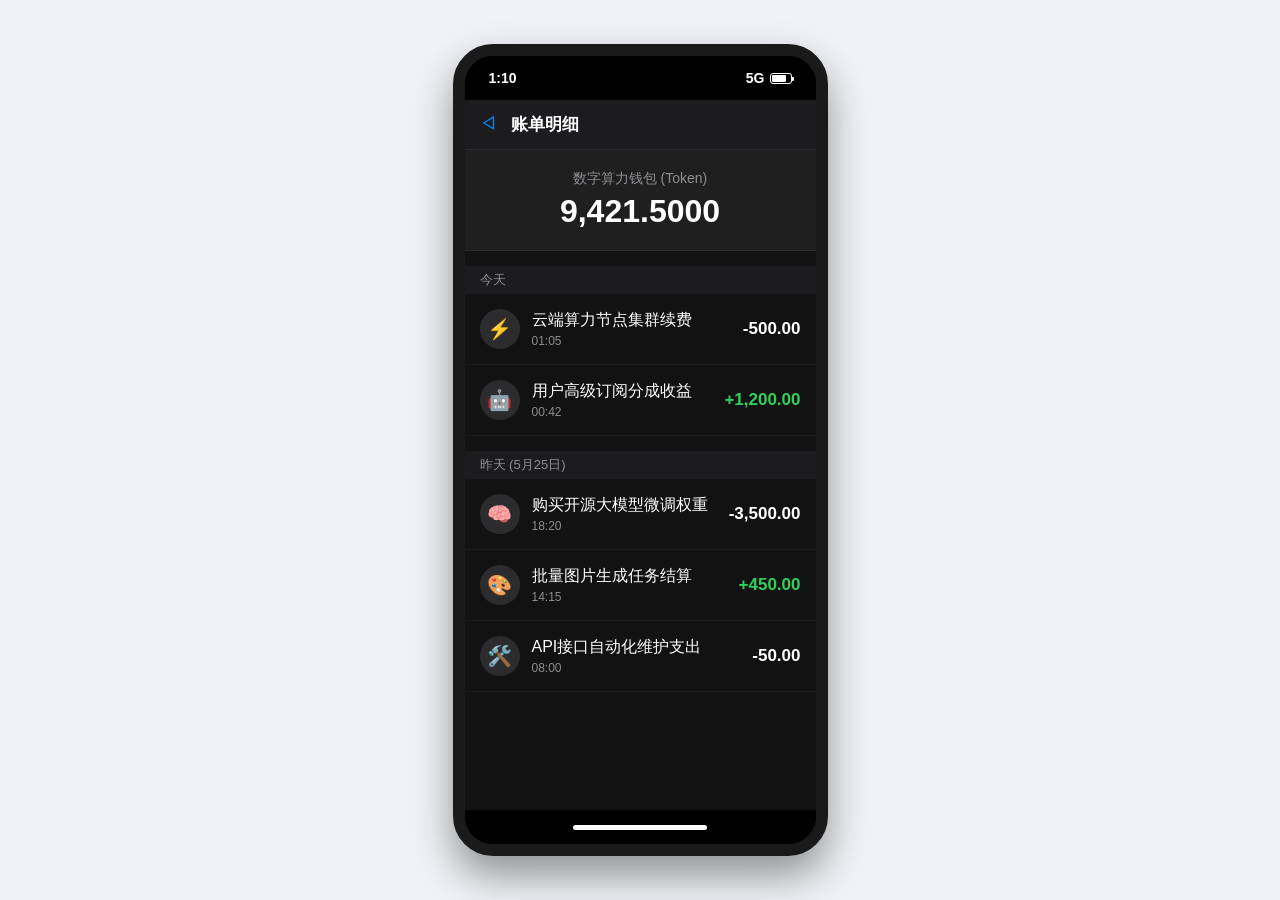
<file: wallet.html>
<!DOCTYPE html>
<html lang="zh-CN">
<head>
    <meta charset="UTF-8">
    <meta name="viewport" content="width=device-width, initial-scale=1.0">
    <title>转账记录</title>
    <link rel="stylesheet" href="style.css">
</head>
<body>
    <div class="phone-container">
        <div class="status-bar">
            <div class="status-left">1:10</div>
            <div class="status-right">
                <span>5G</span>
                <div class="battery"><div class="battery-level"></div></div>
            </div>
        </div>
        <div class="app-header wallet-bg-header">
            <span class="back-btn">◁</span>
            <div>账单明细</div>
        </div>
        <div class="app-content wallet-bg">
            <div class="wallet-bg">
                <div class="wallet-header">
                    <div class="wallet-title">数字算力钱包 (Token)</div>
                    <div class="wallet-balance">9,421.5000</div>
                </div>
                
                <div class="record-group">
                    <div class="record-date">今天</div>
                    <div class="record-item">
                        <div class="record-left">
                            <div class="record-icon">⚡</div>
                            <div>
                                <div class="record-name">云端算力节点集群续费</div>
                                <div class="record-time">01:05</div>
                            </div>
                        </div>
                        <div class="record-amount amount-out">-500.00</div>
                    </div>
                    <div class="record-item">
                        <div class="record-left">
                            <div class="record-icon">🤖</div>
                            <div>
                                <div class="record-name">用户高级订阅分成收益</div>
                                <div class="record-time">00:42</div>
                            </div>
                        </div>
                        <div class="record-amount amount-in">+1,200.00</div>
                    </div>
                </div>

                <div class="record-group">
                    <div class="record-date">昨天 (5月25日)</div>
                    <div class="record-item">
                        <div class="record-left">
                            <div class="record-icon">🧠</div>
                            <div>
                                <div class="record-name">购买开源大模型微调权重</div>
                                <div class="record-time">18:20</div>
                            </div>
                        </div>
                        <div class="record-amount amount-out">-3,500.00</div>
                    </div>
                    <div class="record-item">
                        <div class="record-left">
                            <div class="record-icon">🎨</div>
                            <div>
                                <div class="record-name">批量图片生成任务结算</div>
                                <div class="record-time">14:15</div>
                            </div>
                        </div>
                        <div class="record-amount amount-in">+450.00</div>
                    </div>
                    <div class="record-item">
                        <div class="record-left">
                            <div class="record-icon">🛠️</div>
                            <div>
                                <div class="record-name">API接口自动化维护支出</div>
                                <div class="record-time">08:00</div>
                            </div>
                        </div>
                        <div class="record-amount amount-out">-50.00</div>
                    </div>
                </div>
            </div>
        </div>
        <div class="home-indicator">
            <div class="home-bar"></div>
        </div>
    </div>
</body>
</html>
</file>
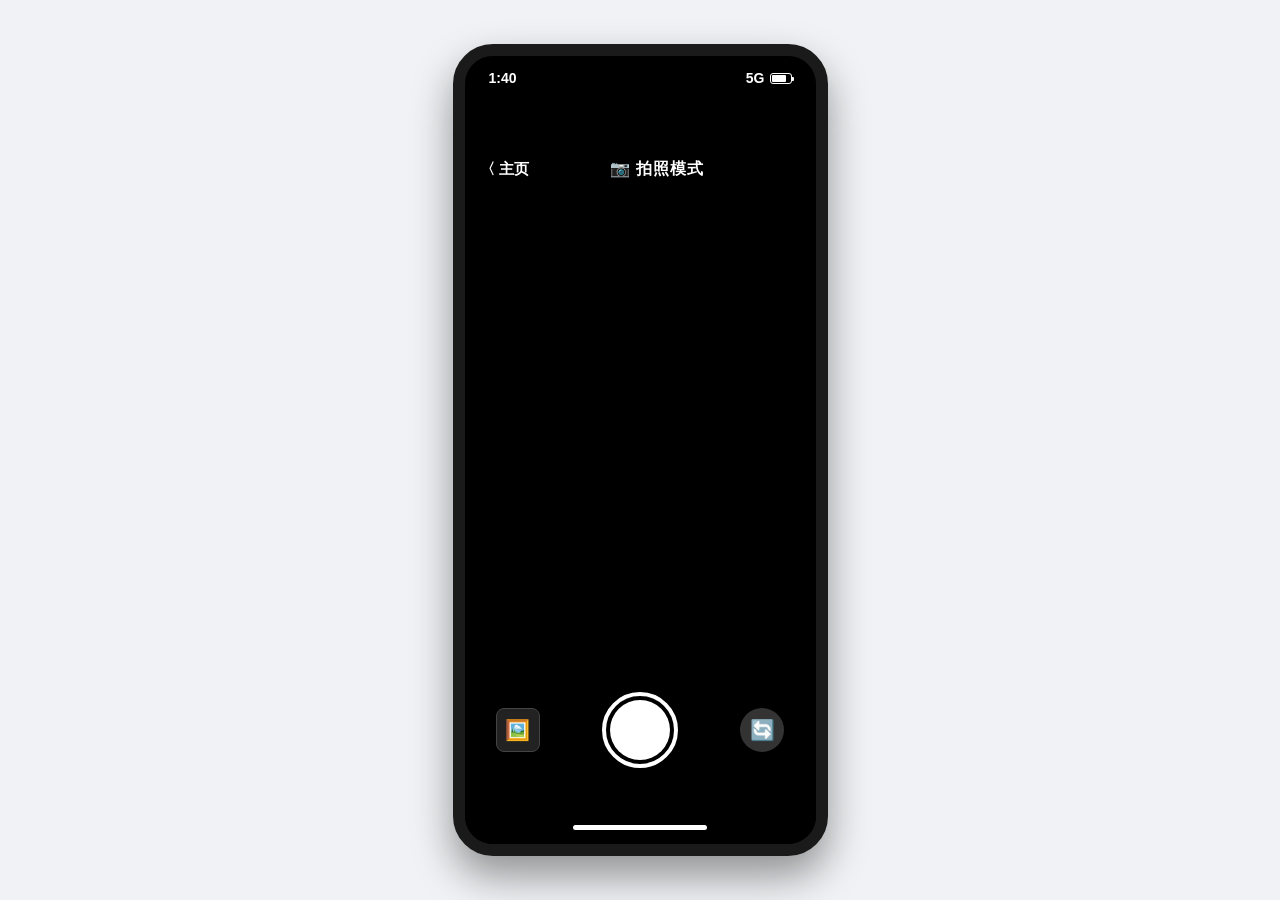
<file: zx.html>
<!DOCTYPE html>
<html lang="zh-CN">
<head>
    <meta charset="UTF-8">
    <meta name="viewport" content="width=device-width, initial-scale=1.0">
    <title>手机相机</title>
    <link rel="stylesheet" href="style.css">
    <style>
        .camera-bg {
            background-color: #000 !important;
            display: flex;
            flex-direction: column;
            justify-content: space-between;
            height: 100%;
            position: relative;
        }

        /* 顶部控制栏 */
        .camera-header {
            background-color: rgba(0, 0, 0, 0.4);
            color: #fff;
            border-bottom: none !important;
            position: absolute;
            top: 44px; /* 避开状态栏 */
            left: 0;
            width: 100%;
            z-index: 10;
            display: flex;
            justify-content: space-between;
            align-items: center;
        }
        .camera-header .back-btn {
            color: #fff;
            text-decoration: none;
            font-size: 15px;
        }

        /* 镜头画面预览区 */
        .viewfinder-container {
            flex: 1;
            width: 100%;
            display: flex;
            align-items: center;
            justify-content: center;
            background-color: #000;
            overflow: hidden;
            position: relative;
        }

        #videoPreview {
            width: 100%;
            height: 100%;
            object-fit: cover;
            /* 默认前置摄像头镜像翻转，看起来更自然 */
            transform: scaleX(-1); 
        }

        /* 底部控制面板 */
        .camera-panel {
            height: 140px;
            background-color: rgba(0, 0, 0, 0.9);
            display: flex;
            justify-content: space-around;
            align-items: center;
            padding-bottom: 20px;
            flex-shrink: 0;
            z-index: 10;
        }

        /* 切换镜头按钮 */
        .switch-btn {
            width: 44px;
            height: 44px;
            border-radius: 50%;
            background-color: rgba(255, 255, 255, 0.2);
            border: none;
            color: #fff;
            font-size: 20px;
            cursor: pointer;
            display: flex;
            align-items: center;
            justify-content: center;
        }
        .switch-btn:active { background-color: rgba(255, 255, 255, 0.4); }

        /* 快门大按钮 */
        .shutter-btn-outer {
            width: 76px;
            height: 76px;
            border-radius: 50%;
            border: 4px solid #fff;
            display: flex;
            align-items: center;
            justify-content: center;
            cursor: pointer;
        }
        .shutter-btn-inner {
            width: 60px;
            height: 60px;
            border-radius: 50%;
            background-color: #fff;
            transition: transform 0.1s;
        }
        .shutter-btn-outer:active .shutter-btn-inner {
            transform: scale(0.9);
        }

        /* 闪光灯/通知提示悬浮窗 */
        .camera-toast {
            position: absolute;
            top: 50%;
            left: 50%;
            transform: translate(-50%, -50%);
            background-color: rgba(0,0,0,0.7);
            color: #fff;
            padding: 10px 20px;
            border-radius: 20px;
            font-size: 14px;
            opacity: 0;
            transition: opacity 0.3s;
            pointer-events: none;
            z-index: 20;
        }
        .camera-toast.show { opacity: 1; }

        /* 用于截屏拍照的隐藏画布 */
        #captureCanvas { display: none; }
    </style>
</head>
<body>
    <div class="phone-container">
        <div class="status-bar" style="background-color: rgba(0,0,0,0.4); color: #fff;">
            <div class="status-left">1:40</div>
            <div class="status-right">
                <span>5G</span>
                <div class="battery"><div class="battery-level"></div></div>
            </div>
        </div>
        
        <div class="app-content camera-bg">
            
            <div class="app-header camera-header">
                <a href="home.html" class="back-btn" onclick="stopCamera()">〈 主页</a>
                <div style="font-size: 16px; letter-spacing: 1px;">📷 拍照模式</div>
                <div style="width: 30px;"></div> </div>

            <div class="viewfinder-container">
                <video id="videoPreview" autoplay playsinline></video>
                <div class="camera-toast" id="cameraToast">📸 照片已自动下载</div>
            </div>
            
            <div class="camera-panel">
                <div style="width: 44px; height: 44px; border-radius: 8px; background-color: #222; border: 1px solid #444; display:flex; align-items:center; justify-content:center; font-size:20px;">🖼️</div>
                
                <div class="shutter-btn-outer" onclick="takePhoto()">
                    <div class="shutter-btn-inner"></div>
                </div>
                
                <button class="switch-btn" onclick="switchCamera()">🔄</button>
            </div>

        </div>

        <canvas id="captureCanvas"></canvas>

        <div class="home-indicator" style="background-color: #000;">
            <div class="home-bar" style="background-color: #fff;"></div>
        </div>
    </div>

    <script>
        let currentStream = null;
        // 'user' 代表前置摄像头，'environment' 代表后置摄像头
        let currentFacingMode = 'user'; 

        const video = document.getElementById('videoPreview');
        const canvas = document.getElementById('captureCanvas');
        const toast = document.getElementById('cameraToast');

        // 启动摄像头
        async function startCamera() {
            // 如果已有流在运行，先关闭它
            stopCamera();

            const constraints = {
                video: {
                    facingMode: currentFacingMode,
                    width: { ideal: 1280 },
                    height: { ideal: 720 }
                },
                audio: false
            };

            try {
                currentStream = await navigator.mediaDevices.getUserMedia(constraints);
                video.srcObject = currentStream;
                
                // 根据前后摄像头调整画面是否镜像翻转
                if (currentFacingMode === 'user') {
                    video.style.transform = "scaleX(-1)"; // 前置镜像
                } else {
                    video.style.transform = "scaleX(1)";  // 后置正常
                }
            } catch (error) {
                console.error("无法打开摄像头: ", error);
                alert("摄像头打开失败，请检查浏览器是否已授权相机权限。在部分极速浏览器或本地file://协议下可能受限，建议在本地服务器(Live Server)环境下测试。");
            }
        }

        // 关闭摄像头流（退出或切换时释放资源）
        function stopCamera() {
            if (currentStream) {
                currentStream.getTracks().forEach(track => track.stop());
            }
        }

        // 切换前后摄像头
        function switchCamera() {
            currentFacingMode = (currentFacingMode === 'user') ? 'environment' : 'user';
            startCamera();
        }

        // 拍照并自动下载
        function takePhoto() {
            if (!currentStream) return;

            const context = canvas.getContext('2d');
            // 让画布大小等于视频画面的实际分辨率
            canvas.width = video.videoWidth;
            canvas.height = video.videoHeight;

            // 如果是前置摄像头，拍照时画布也需要水平翻转，确保下载出来的照片和看到的预览一致
            if (currentFacingMode === 'user') {
                context.translate(canvas.width, 0);
                context.scale(-1, 1);
            }

            // 将当前视频帧绘制到画布上
            context.drawImage(video, 0, 0, canvas.width, canvas.height);

            // 将画布内容转为图片Base64编码数据
            const imageDataUrl = canvas.toDataURL('image/jpeg', 0.9);

            // 核心：创建隐藏的虚拟下载链接，实现[自动下载]
            const downloadLink = document.createElement('a');
            downloadLink.href = imageDataUrl;
            // 以当前时间命名文件名
            const timestamp = new Date().getTime();
            downloadLink.download = `Bot_Photo_${timestamp}.jpg`;
            
            // 触发点击，浏览器开始自动下载
            document.body.appendChild(downloadLink);
            downloadLink.click();
            document.body.removeChild(downloadLink);

            // 弹出提示窗
            toast.classList.add('show');
            setTimeout(() => {
                toast.classList.remove('show');
            }, 2000);
        }

        // 页面加载完成后自动开启镜头
        window.addEventListener('DOMContentLoaded', startCamera);
    </script>
</body>
</html>
</file>
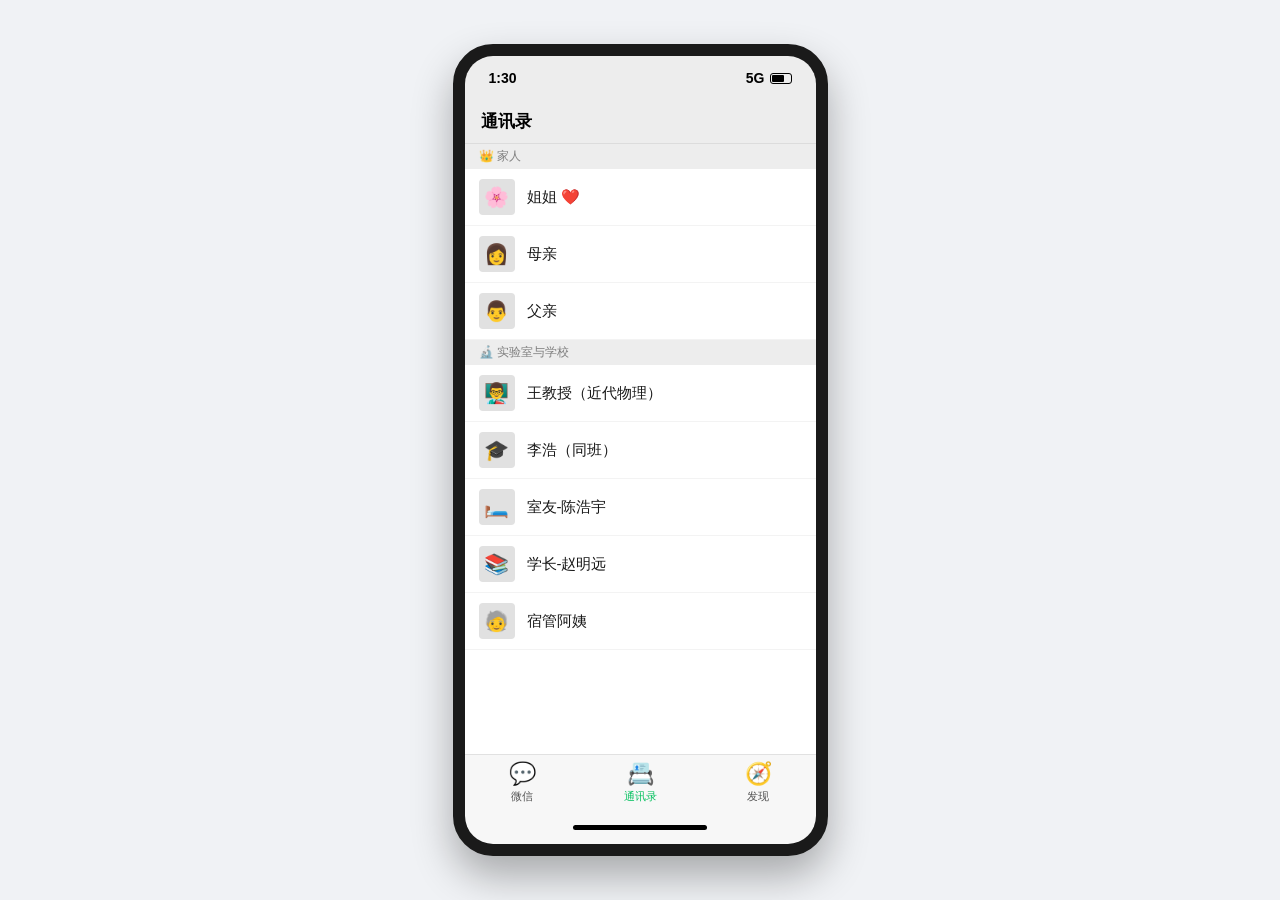
<file: wechat/contacts.html>
<!DOCTYPE html>
<html lang="zh-CN">
<head>
    <meta charset="UTF-8">
    <meta name="viewport" content="width=device-width, initial-scale=1.0">
    <title>微信-通讯录</title>
    <link rel="stylesheet" href="style.css">
</head>
<body>
    <div class="phone-container">
        <div class="status-bar" style="background-color: #ededed; color: #000;">
            <div class="status-left">1:30</div>
            <div class="status-right"><span style="color: #000;">5G</span><div class="battery" style="border-color: #000;"><div class="battery-level" style="background-color: #000;"></div></div></div>
        </div>
        
        <div class="app-header wechat-header">
            <div>通讯录</div>
        </div>

        <div class="app-content" style="background-color: #fff;">
            <div class="contacts-group-title">👑 家人</div>
            <div class="contact-item"><div class="contact-avatar">🌸</div><div class="contact-name">姐姐 ❤️</div></div>
            <div class="contact-item"><div class="contact-avatar">👩</div><div class="contact-name">母亲</div></div>
            <div class="contact-item"><div class="contact-avatar">👨</div><div class="contact-name">父亲</div></div>

            <div class="contacts-group-title">🔬 实验室与学校</div>
            <div class="contact-item"><div class="contact-avatar">👨‍🏫</div><div class="contact-name">王教授（近代物理）</div></div>
            <div class="contact-item"><div class="contact-avatar">🎓</div><div class="contact-name">李浩（同班）</div></div>
            <div class="contact-item"><div class="contact-avatar">🛏️</div><div class="contact-name">室友-陈浩宇</div></div>
            <div class="contact-item"><div class="contact-avatar">📚</div><div class="contact-name">学长-赵明远</div></div>
            <div class="contact-item"><div class="contact-avatar">🧓</div><div class="contact-name">宿管阿姨</div></div>
        </div>
        
        <div class="wechat-footer-nav">
            <a href="list.html" class="wechat-nav-item">
                <div class="wechat-nav-icon">💬</div><div>微信</div>
            </a>
            <a href="contacts.html" class="wechat-nav-item active">
                <div class="wechat-nav-icon">📇</div><div>通讯录</div>
            </a>
            <a href="moments.html" class="wechat-nav-item">
                <div class="wechat-nav-icon">🧭</div><div>发现</div>
            </a>
        </div>
        <div class="home-indicator" style="background-color: #f7f7f7;"><div class="home-bar" style="background-color: #000;"></div></div>
    </div>
</body>
</html>
</file>
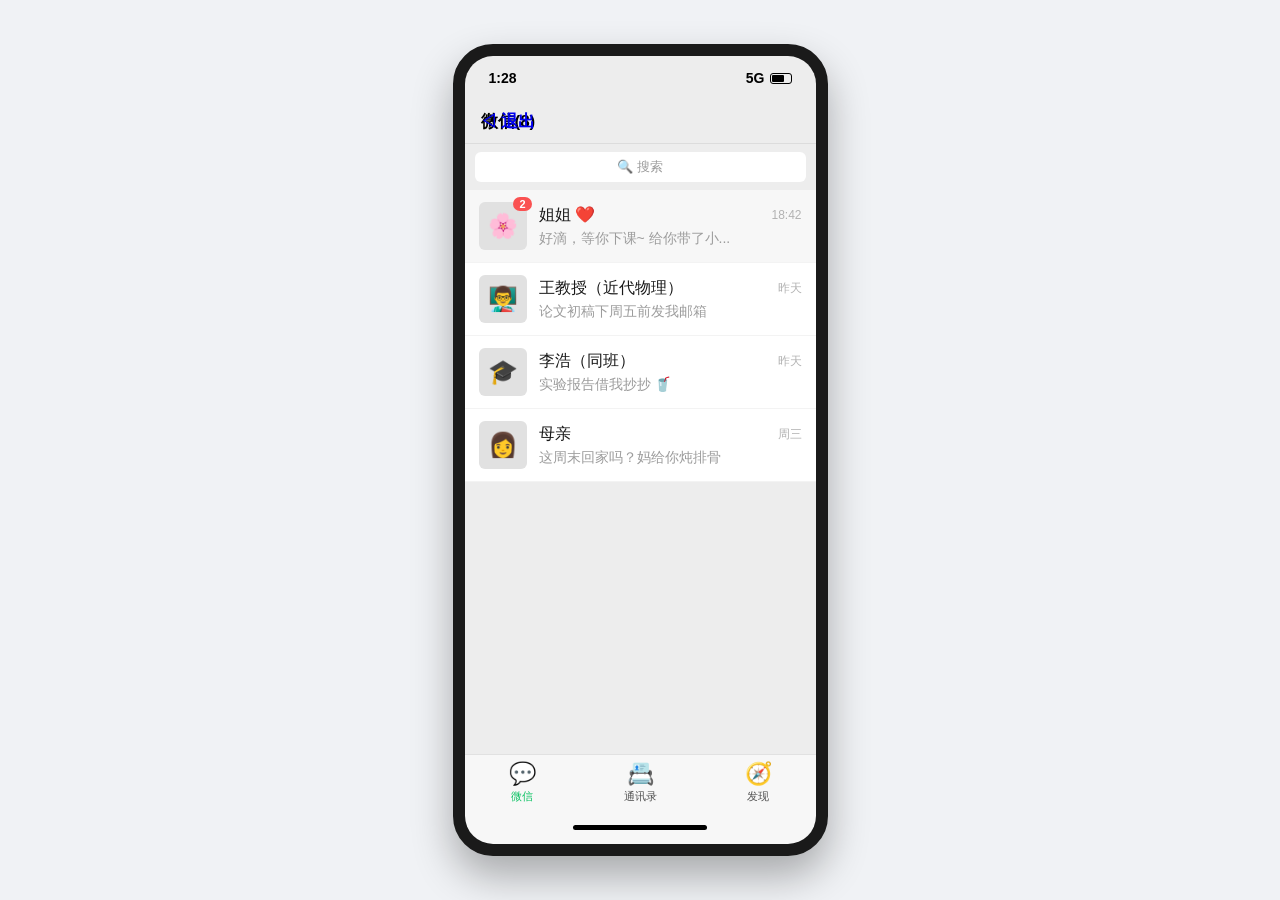
<file: wechat/list.html>
<!DOCTYPE html>
<html lang="zh-CN">
<head>
    <meta charset="UTF-8">
    <meta http-equiv="refresh" content="0;url=index.html">
    <title>正在跳转...</title>
</head>
<body>
    <p>正在跳转，请稍候... 如果系统没有自动跳转，请点击 <a href="index.html">这里</a>。</p>
</body>
</html>
</file>
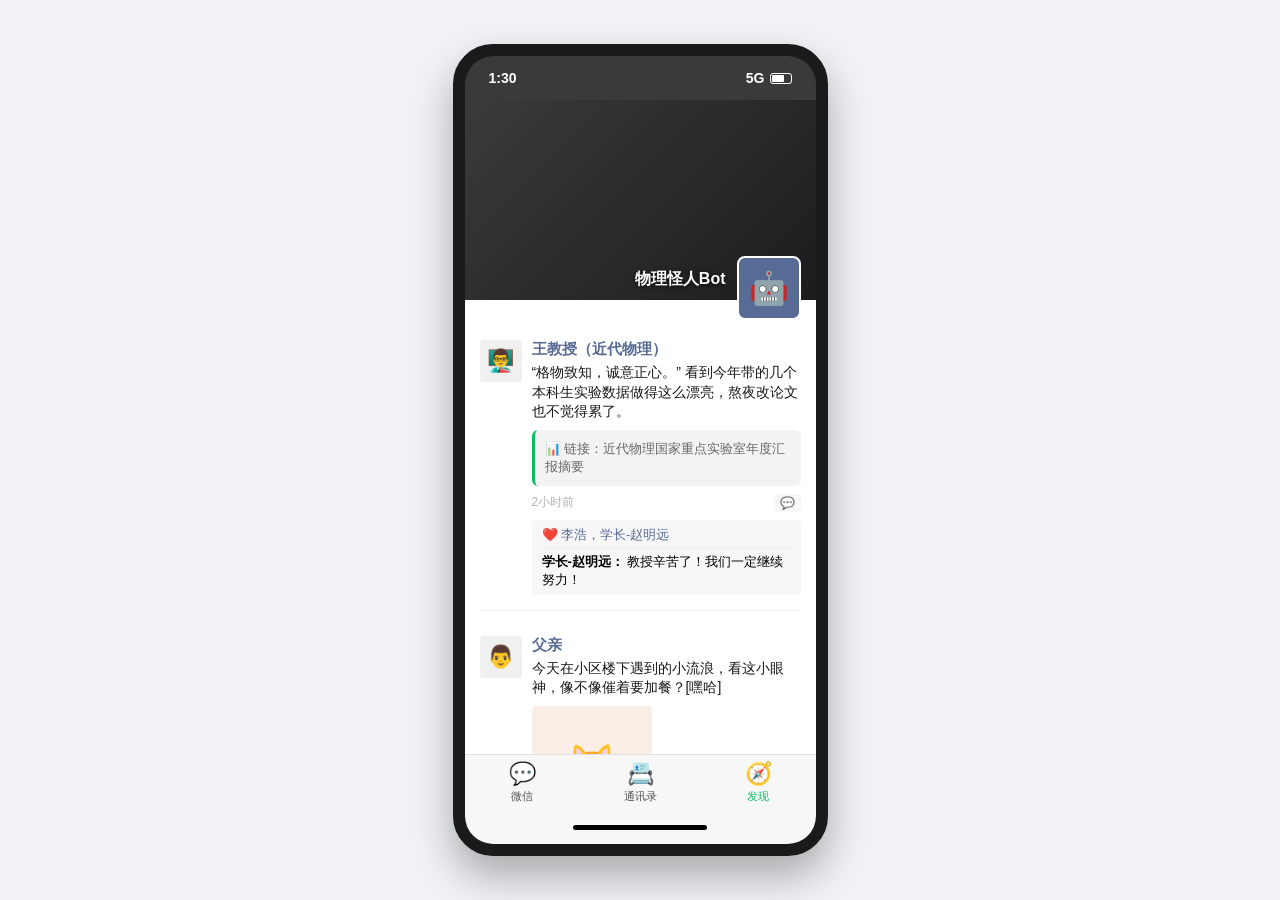
<file: wechat/moments.html>
<!DOCTYPE html>
<html lang="zh-CN">
<head>
    <meta charset="UTF-8">
    <meta name="viewport" content="width=device-width, initial-scale=1.0">
    <title>微信-朋友圈</title>
    <link rel="stylesheet" href="style.css">
</head>
<body>
    <div class="phone-container">
        <div class="status-bar" style="background-color: #3a3a3c; color: #fff;">
            <div class="status-left">1:30</div>
            <div class="status-right"><span>5G</span><div class="battery"><div class="battery-level"></div></div></div>
        </div>
        
        <div class="app-content moments-container">
            <div class="moments-header-art">
                <div class="moments-my-name">物理怪人Bot</div>
                <div class="moments-my-avatar">🤖</div>
            </div>

            <div class="feed-list">
                
                <div class="feed-item">
                    <div class="feed-avatar">👨‍🏫</div>
                    <div class="feed-body">
                        <div class="feed-username">王教授（近代物理）</div>
                        <div class="feed-text">“格物致知，诚意正心。” 看到今年带的几个本科生实验数据做得这么漂亮，熬夜改论文也不觉得累了。</div>
                        <div class="feed-media-mock">📊 链接：近代物理国家重点实验室年度汇报摘要</div>
                        <div class="feed-time-row"><span>2小时前</span><span class="feed-action-btn">💬</span></div>
                        <div class="feed-comment-box">
                            <div class="comment-like-line">❤️ 李浩，学长-赵明远</div>
                            <div><strong>学长-赵明远：</strong> 教授辛苦了！我们一定继续努力！</div>
                        </div>
                    </div>
                </div>

                <div class="feed-item">
                    <div class="feed-avatar">👨</div>
                    <div class="feed-body">
                        <div class="feed-username">父亲</div>
                        <div class="feed-text">今天在小区楼下遇到的小流浪，看这小眼神，像不像催着要加餐？[嘿哈]</div>
                        <div class="feed-media-img" style="background-color: #fbeee6;">🐱</div>
                        <div class="feed-time-row"><span>5小时前</span><span class="feed-action-btn">💬</span></div>
                        <div class="feed-comment-box">
                            <div><strong>母亲：</strong> 脏不脏啊，你别去乱摸，带点猫粮喂喂就行。</div>
                            <div><strong>姐姐 ❤️：</strong> 哇，太萌了吧！爆舔！！</div>
                        </div>
                    </div>
                </div>

            </div>
        </div>
        
        <div class="wechat-footer-nav">
            <a href="list.html" class="wechat-nav-item">
                <div class="wechat-nav-icon">💬</div><div>微信</div>
            </a>
            <a href="contacts.html" class="wechat-nav-item">
                <div class="wechat-nav-icon">📇</div><div>通讯录</div>
            </a>
            <a href="moments.html" class="wechat-nav-item active">
                <div class="wechat-nav-icon">🧭</div><div>发现</div>
            </a>
        </div>
        <div class="home-indicator" style="background-color: #f7f7f7;"><div class="home-bar" style="background-color: #000;"></div></div>
    </div>
</body>
</html>
</file>
<file: boot.css>
/* ==========================================
   BOT PHONE BOOT ANIMATION - COMPLEX CSS
   ========================================== */

* {
    box-sizing: border-box;
    margin: 0;
    padding: 0;
}

body {
    background-color: #f0f2f5;
    display: flex;
    justify-content: center;
    align-items: center;
    min-height: 100vh;
    font-family: monospace;
}

/* 手机外壳 */
.phone-container {
    width: 375px;
    height: 812px;
    background-color: #030303;
    border-radius: 40px;
    box-shadow: 0 20px 40px rgba(0,0,0,0.6);
    position: relative;
    overflow: hidden;
    border: 12px solid #1a1a1a;
    display: flex;
    flex-direction: column;
    justify-content: center;
    align-items: center;
}

/* 霓虹矩阵背景流动 */
.boot-matrix-bg {
    position: absolute;
    top: 0;
    left: 0;
    width: 100%;
    height: 100%;
    background: radial-gradient(circle at 50% 50%, #15102a 0%, #030305 100%);
    opacity: 0.8;
    z-index: 1;
}

/* 核心量子意识体 */
.core-container {
    position: relative;
    width: 200px;
    height: 200px;
    display: flex;
    justify-content: center;
    align-items: center;
    z-index: 2;
}

/* 复杂的复合多重旋转光圈 */
.quantum-ring {
    position: absolute;
    border-radius: 50%;
    border: 2px solid transparent;
}

.ring-1 {
    width: 160px;
    height: 160px;
    border-top-color: #00f2fe;
    border-bottom-color: #4facfe;
    animation: rotateClockwise 3s linear infinite;
}

.ring-2 {
    width: 140px;
    height: 140px;
    border-left-color: #f355da;
    border-right-color: #7000ff;
    animation: rotateCounterClockwise 2s linear infinite;
    opacity: 0.8;
}

.ring-3 {
    width: 110px;
    height: 110px;
    border-top-color: #38ef7d;
    border-left-color: #11998e;
    animation: rotateClockwise 1.5s ease-in-out infinite;
}

/* 核心AI标志：呼吸闪烁的液态粒子感核心 */
.ai-core-brain {
    width: 60px;
    height: 60px;
    background: linear-gradient(45deg, #00f2fe, #7000ff);
    border-radius: 35% 65% 60% 40% / 40% 50% 50% 60%; /* 有机液态变形 */
    box-shadow: 0 0 30px #7000ff, inset 0 0 15px rgba(255,255,255,0.6);
    animation: morphing 4s ease-in-out infinite, pulseGlow 1.5s infinite alternate;
    display: flex;
    justify-content: center;
    align-items: center;
    color: #fff;
    font-weight: bold;
    font-size: 18px;
    letter-spacing: 1px;
}

/* 文本与数字流阵列 */
.boot-status-area {
    margin-top: 40px;
    z-index: 2;
    text-align: center;
    color: #00f2fe;
    text-shadow: 0 0 8px rgba(0, 242, 254, 0.5);
}

.status-title {
    font-size: 14px;
    letter-spacing: 2px;
    font-weight: 600;
    margin-bottom: 8px;
    animation: textGlitch 2s infinite;
}

.status-code {
    font-size: 11px;
    color: #8e8e93;
    height: 15px;
    overflow: hidden;
}

/* 复杂的进度条体系 */
.progress-container {
    position: absolute;
    bottom: 120px;
    width: 220px;
    height: 4px;
    background: rgba(255,255,255,0.05);
    border-radius: 2px;
    overflow: hidden;
    z-index: 2;
}

.progress-bar-fill {
    height: 100%;
    width: 0%;
    background: linear-gradient(90deg, #7000ff, #00f2fe, #38ef7d);
    box-shadow: 0 0 10px #00f2fe;
    animation: loadSystem 5.5s cubic-bezier(0.1, 0.6, 0.2, 1) forwards;
}

/* 亮屏一瞬间的遮罩层 */
.flash-overlay {
    position: absolute;
    top: 0;
    left: 0;
    width: 100%;
    height: 100%;
    background-color: #fff;
    opacity: 0;
    z-index: 10;
    pointer-events: none;
    animation: finalFlash 0.5s ease-out 5.6s forwards;
}


/* ==========================================
   动画关键帧（KEYFRAMES）
   ========================================== */

@keyframes rotateClockwise {
    0% { transform: rotate(0deg); }
    100% { transform: rotate(360deg); }
}

@keyframes rotateCounterClockwise {
    0% { transform: rotate(0deg); }
    100% { transform: rotate(-360deg); }
}

/* 液态变形动画 */
@keyframes morphing {
    0% { border-radius: 35% 65% 60% 40% / 40% 50% 50% 60%; }
    50% { border-radius: 50% 50% 30% 70% / 50% 60% 40% 50%; }
    100% { border-radius: 35% 65% 60% 40% / 40% 50% 50% 60%; }
}

/* 核心呼吸耀斑 */
@keyframes pulseGlow {
    0% { transform: scale(0.95); box-shadow: 0 0 20px #7000ff; }
    100% { transform: scale(1.05); box-shadow: 0 0 40px #00f2fe, 0 0 60px #7000ff; }
}

/* 进度条载入时序 */
@keyframes loadSystem {
    0% { width: 0%; }
    20% { width: 15%; }
    40% { width: 55%; }
    65% { width: 62%; }
    85% { width: 90%; }
    100% { width: 100%; }
}

/* 文本故障艺术效果 */
@keyframes textGlitch {
    0%, 100% { transform: skew(0deg); }
    20% { transform: skew(-3deg); color: #f355da; }
    23% { transform: skew(3deg); color: #00f2fe; }
    25% { transform: skew(0deg); }
    70% { transform: skew(2deg); }
    72% { transform: skew(-2deg); }
}

/* 第5.6秒白闪，完美切入锁屏 */
@keyframes finalFlash {
    0% { opacity: 0; }
    40% { opacity: 1; }
    100% { opacity: 1; }
}
</file>
<file: wechat/style.css>
/* ==========================================
   BOT PHONE GLOBAL STYLESHEET (ALL IN ONE)
   ========================================== */

* {
    box-sizing: border-box;
    margin: 0;
    padding: 0;
}

body {
    background-color: #f0f2f5;
    display: flex;
    justify-content: center;
    align-items: center;
    min-height: 100vh;
    font-family: -apple-system, BlinkMacSystemFont, "Segoe UI", Roboto, Helvetica, Arial, sans-serif;
    -webkit-user-select: none;
    user-select: none;
}

/* 手机通用外壳容器 */
.phone-container {
    width: 375px;
    height: 812px;
    background-color: #000;
    border-radius: 40px;
    box-shadow: 0 20px 40px rgba(0,0,0,0.3);
    position: relative;
    overflow: hidden;
    border: 12px solid #1a1a1a;
    display: flex;
    flex-direction: column;
}

/* 顶部状态栏 */
.status-bar {
    height: 44px;
    padding: 0 24px;
    display: flex;
    justify-content: space-between;
    align-items: center;
    font-size: 14px;
    font-weight: 600;
    color: #fff;
    z-index: 10;
    flex-shrink: 0;
}

.status-right {
    display: flex;
    align-items: center;
    gap: 5px;
}

.battery {
    width: 22px;
    height: 11px;
    border: 1px solid #fff;
    border-radius: 3px;
    padding: 1px;
    display: flex;
}

.battery-level {
    width: 70%;
    height: 100%;
    background-color: #fff;
    border-radius: 1px;
}

/* 底部主页指示条 */
.home-indicator {
    height: 34px;
    display: flex;
    justify-content: center;
    align-items: center;
    background: transparent;
    flex-shrink: 0;
    z-index: 10;
}

.home-bar {
    width: 134px;
    height: 5px;
    background-color: #fff;
    border-radius: 3px;
}

/* 统一的应用内容滚动区 */
.app-content {
    flex: 1;
    overflow-y: auto;
    overflow-x: hidden;
}
/* 隐藏滚动条 */
.app-content::-webkit-scrollbar {
    width: 0px;
}

/* 统一的应用头部 */
.app-header {
    height: 44px;
    display: flex;
    align-items: center;
    padding: 0 16px;
    font-size: 17px;
    font-weight: 600;
    border-bottom: 1px solid rgba(255,255,255,0.1);
    flex-shrink: 0;
}


/* ==========================================
   锁屏与主页专属样式
   ========================================== */
.lockscreen-bg {
    background: linear-gradient(180deg, #0f172a 0%, #1e1b4b 50%, #311042 100%);
    display: flex;
    flex-direction: column;
    justify-content: space-between;
    padding: 60px 30px 20px 30px;
    height: 100%;
    position: relative;
    transition: transform 0.5s cubic-bezier(0.1, 0.8, 0.3, 1);
    cursor: grab;
}
.lockscreen-bg:active { cursor: grabbing; }

.lock-time-area { text-align: center; color: #fff; }
.lock-date { font-size: 18px; font-weight: 500; opacity: 0.9; margin-bottom: 5px; }
.lock-time { font-size: 72px; font-weight: 200; letter-spacing: -1px; }
.lock-status-text { font-size: 13px; color: #a78bfa; margin-top: 5px; font-weight: 500; }
.lock-bottom-area { text-align: center; color: #fff; display: flex; flex-direction: column; align-items: center; gap: 15px; }
.swipe-arrow { font-size: 20px; animation: bounceSwipe 2s infinite; opacity: 0.8; }
@keyframes bounceSwipe {
    0%, 20%, 50%, 80%, 100% { transform: translateY(0); }
    40% { transform: translateY(-10px); }
    60% { transform: translateY(-5px); }
}
.swipe-hint { font-size: 13px; opacity: 0.7; letter-spacing: 1px; }

/* 主页桌面 */
.homescreen-bg {
    background: radial-gradient(circle at center, #1e1b4b 0%, #090514 100%);
    padding: 30px 20px;
}
.widget-area {
    background: rgba(255, 255, 255, 0.06);
    border-radius: 20px;
    padding: 15px;
    margin-bottom: 25px;
    backdrop-filter: blur(10px);
    border: 1px solid rgba(255, 255, 255, 0.05);
}
.widget-title { font-size: 12px; color: #a78bfa; font-weight: 600; margin-bottom: 5px; text-transform: uppercase; }
.widget-desc { font-size: 14px; color: #fff; line-height: 1.4; opacity: 0.9; }

.app-grid {
    display: grid;
    grid-template-columns: repeat(4, 1fr);
    gap: 25px 15px;
    margin-top: 20px;
}
.app-icon-wrapper {
    display: flex;
    flex-direction: column;
    align-items: center;
    text-decoration: none;
    color: #fff;
    cursor: pointer;
}
.app-icon {
    width: 60px;
    height: 60px;
    border-radius: 14px;
    display: flex;
    align-items: center;
    justify-content: center;
    font-size: 28px;
    box-shadow: 0 8px 16px rgba(0,0,0,0.3);
    transition: transform 0.2s;
}
.app-icon-wrapper:hover .app-icon { transform: scale(1.05); }
.app-name { font-size: 12px; margin-top: 8px; text-align: center; opacity: 0.9; white-space: nowrap; }

/* 各大App图标颜色 */
.icon-wallet { background: linear-gradient(135deg, #2e2e2e, #121212); border: 1px solid #444; }
.icon-browser { background: linear-gradient(135deg, #2c2c2e, #1c1c1e); border: 1px solid #3a3a3c; }


/* ==========================================
   微信应用专用核心样式
   ========================================== */
.wechat-bg { background-color: #ededed !important; color: #000 !important; }
.wechat-header { background-color: #ededed; color: #000; border-bottom: 1px solid #dcdcdc !important; }
.wechat-search-bar { background-color: #ededed; padding: 8px 10px; display: flex; justify-content: center; align-items: center; }
.wechat-search-box { width: 100%; background-color: #fff; text-align: center; padding: 6px 0; border-radius: 6px; font-size: 13px; color: #9b9b9b; }

/* 消息列表条目 */
.chat-list-item {
    display: flex;
    padding: 12px 14px;
    background-color: #fff;
    border-bottom: 1px solid #f3f3f3;
    align-items: center;
    cursor: pointer;
    text-decoration: none;
    color: inherit;
}
.chat-list-item.pinned { background-color: #f7f7f7; }
.chat-avatar {
    width: 48px;
    height: 48px;
    border-radius: 6px;
    background-color: #e1e1e1;
    margin-right: 12px;
    display: flex;
    align-items: center;
    justify-content: center;
    font-size: 24px;
    position: relative;
    flex-shrink: 0;
}
.badge {
    position: absolute;
    top: -5px;
    right: -5px;
    background-color: #fa5151;
    color: #fff;
    font-size: 11px;
    padding: 1px 6px;
    border-radius: 10px;
    font-weight: bold;
}
.chat-meta { flex: 1; min-width: 0; }
.chat-name-row { display: flex; justify-content: space-between; align-items: center; margin-bottom: 4px; }
.chat-user-name { font-size: 16px; font-weight: 500; color: #191919; text-overflow: ellipsis; overflow: hidden; white-space: nowrap; }
.chat-item-time { font-size: 12px; color: #b2b2b2; flex-shrink: 0; }
.chat-preview-msg { font-size: 14px; color: #9c9c9c; white-space: nowrap; overflow: hidden; text-overflow: ellipsis; }

 /* 微信底部四项切换导航 */
.wechat-footer-nav {
    height: 56px;
    background-color: #f7f7f7;
    border-top: 1px solid #e1e1e1;
    display: flex;
    justify-content: space-around;
    align-items: center;
    flex-shrink: 0;
}
.wechat-nav-item {
    display: flex;
    flex-direction: column;
    align-items: center;
    text-decoration: none;
    color: #515151;
    font-size: 11px;
}
.wechat-nav-item.active { color: #07c160; }
.wechat-nav-icon { font-size: 22px; margin-bottom: 2px; }

/* 朋友圈专属 */
.moments-container { background-color: #fff; color: #000; }
.moments-header-art { width: 100%; height: 200px; background: linear-gradient(135deg, #3a3a3c, #1c1c1e); position: relative; }
.moments-my-avatar { position: absolute; right: 15px; bottom: -20px; width: 64px; height: 64px; border-radius: 8px; border: 2px solid #fff; background-color: #576b95; display: flex; align-items: center; justify-content: center; font-size: 32px; }
.moments-my-name { position: absolute; right: 90px; bottom: 10px; color: #fff; font-size: 16px; font-weight: bold; text-shadow: 0 1px 4px rgba(0,0,0,0.8); }
.feed-list { padding: 40px 15px 15px 15px; display: flex; flex-direction: column; gap: 25px; }
.feed-item { display: flex; gap: 10px; border-bottom: 1px solid #f3f3f3; padding-bottom: 15px; }
.feed-avatar { width: 42px; height: 42px; border-radius: 4px; background-color: #f0f0f0; display: flex; align-items: center; justify-content: center; font-size: 22px; flex-shrink: 0; }
.feed-body { flex: 1; }
.feed-username { color: #576b95; font-weight: bold; font-size: 15px; margin-bottom: 4px; }
.feed-text { font-size: 14px; color: #191919; line-height: 1.4; margin-bottom: 8px; }
.feed-media-mock { background-color: #f3f3f3; padding: 10px; border-radius: 6px; font-size: 13px; color: #666; border-left: 3px solid #07c160; margin-bottom: 8px; }
.feed-media-img { width: 120px; height: 120px; border-radius: 4px; display: flex; align-items: center; justify-content: center; font-size: 40px; margin-bottom: 8px; }
.feed-time-row { font-size: 12px; color: #b2b2b2; display: flex; justify-content: space-between; align-items: center; }
.feed-action-btn { color: #576b95; cursor: pointer; background: #f7f7f7; padding: 2px 6px; border-radius: 4px; }
.feed-comment-box { background-color: #f7f7f7; margin-top: 8px; padding: 6px 10px; border-radius: 4px; font-size: 13px; }
.comment-like-line { color: #576b95; font-weight: 500; border-bottom: 1px solid #eee; padding-bottom: 4px; margin-bottom: 4px; }

/* 通讯录专属 */
.contacts-group-title { background-color: #ededed; padding: 4px 14px; font-size: 12px; color: #7f7f7f; }
.contact-item { display: flex; align-items: center; padding: 10px 14px; background-color: #fff; border-bottom: 1px solid #f3f3f3; }
.contact-avatar { width: 36px; height: 36px; border-radius: 4px; background-color: #e1e1e1; margin-right: 12px; display: flex; align-items: center; justify-content: center; font-size: 20px; }
.contact-name { font-size: 15px; color: #191919; }


/* ==========================================
   电商购物软件专属样式
   ========================================== */
.shop-bg { background-color: #f4f4f4 !important; color: #333 !important; }
.shop-header { background: linear-gradient(90deg, #ff5000, #ff8400) !important; color: #fff !important; }
.shop-tab-nav { display: flex; background-color: #fff; padding: 10px 0; border-bottom: 1px solid #e5e5e5; flex-shrink: 0; }
.shop-tab { flex: 1; text-align: center; font-size: 14px; color: #666; font-weight: 500; }
.shop-tab.active { color: #ff5000; border-bottom: 2px solid #ff5000; }
.shop-content { padding: 10px; }
.shop-card { background-color: #fff; border-radius: 12px; padding: 14px; margin-bottom: 10px; box-shadow: 0 2px 6px rgba(0,0,0,0.02); }
.shop-card-header { display: flex; justify-content: space-between; font-size: 13px; margin-bottom: 12px; border-bottom: 1px solid #f6f6f6; padding-bottom: 8px; }
.shop-title-name { font-weight: bold; display: flex; align-items: center; gap: 4px; }
.shop-order-state { color: #ff5000; font-weight: 500; }
.shop-goods-detail { display: flex; gap: 12px; margin-bottom: 10px; }
.goods-pic { width: 70px; height: 70px; background-color: #f7f7f7; border-radius: 8px; display: flex; align-items: center; justify-content: center; font-size: 32px; flex-shrink: 0; }
.goods-info { flex: 1; min-width: 0; }
.goods-name { font-size: 14px; color: #333; font-weight: 500; line-height: 1.4; display: -webkit-box; -webkit-line-clamp: 2; -webkit-box-orient: vertical; overflow: hidden; }
.goods-sku { font-size: 12px; color: #999; margin-top: 4px; }
.goods-price-row { display: flex; justify-content: space-between; align-items: center; margin-top: 6px; }
.goods-price { font-size: 15px; font-weight: bold; color: #333; }
.goods-count { font-size: 12px; color: #999; }
.shop-summary { text-align: right; font-size: 13px; color: #444; border-top: 1px solid #f6f6f6; padding-top: 8px; margin-top: 5px; }
.total-price { font-size: 16px; font-weight: bold; color: #ff5000; }
</file>
<file: style.css>
* {
    box-sizing: border-box;
    margin: 0;
    padding: 0;
    font-family: -apple-system, BlinkMacSystemFont, "Segoe UI", Roboto, Helvetica, Arial, sans-serif;
}

body {
    background-color: #f0f2f5;
    display: flex;
    justify-content: center;
    align-items: center;
    min-height: 100vh;
    padding: 20px;
}

/* Phone Frame Container */
.phone-container {
    width: 375px;
    height: 812px;
    background-color: #000;
    border-radius: 40px;
    box-shadow: 0 20px 40px rgba(0,0,0,0.4);
    position: relative;
    overflow: hidden;
    border: 12px solid #1a1a1a;
    display: flex;
    flex-direction: column;
}

/* Status Bar */
.status-bar {
    height: 44px;
    background-color: #000;
    color: #fff;
    display: flex;
    justify-content: space-between;
    align-items: center;
    padding: 0 24px;
    font-size: 14px;
    font-weight: 600;
    z-index: 10;
}

.status-right {
    display: flex;
    gap: 5px;
    align-items: center;
}

.battery {
    width: 22px;
    height: 11px;
    border: 1px solid #fff;
    border-radius: 3px;
    padding: 1px;
    position: relative;
}

.battery::after {
    content: '';
    position: absolute;
    right: -3px;
    top: 3px;
    width: 2px;
    height: 4px;
    background-color: #fff;
    border-radius: 0 1px 1px 0;
}

.battery-level {
    width: 80%;
    height: 100%;
    background-color: #fff;
    border-radius: 1px;
}

/* App Header */
.app-header {
    height: 50px;
    background-color: #1c1c1e;
    color: #fff;
    display: flex;
    align-items: center;
    padding: 0 15px;
    font-size: 17px;
    font-weight: 600;
    border-bottom: 1px solid #2c2c2e;
}

.app-header .back-btn {
    color: #0a84ff;
    cursor: pointer;
    margin-right: 15px;
    font-size: 16px;
    text-decoration: none;
}

/* App Content Area */
.app-content {
    flex: 1;
    background-color: #000;
    overflow-y: auto;
    color: #fff;
}

/* Navigation Bar / Home Indicator */
.home-indicator {
    height: 34px;
    background-color: #000;
    display: flex;
    justify-content: center;
    align-items: center;
}

.home-bar {
    width: 134px;
    height: 5px;
    background-color: #fff;
    border-radius: 100px;
}

/* --- APP SPECIFIC STYLES --- */

/* 1. Wallet / Transfer Records */
.wallet-bg { background-color: #121212; }
.wallet-header { background-color: #1f1f1f; text-align: center; padding: 20px 0; border-bottom: 1px solid #2c2c2e; }
.wallet-title { font-size: 14px; color: #8e8e93; }
.wallet-balance { font-size: 32px; font-weight: bold; margin-top: 5px; color: #fff; }
.record-group { margin-top: 15px; }
.record-date { padding: 5px 15px; font-size: 13px; color: #8e8e93; background-color: #1c1c1e; }
.record-item { display: flex; justify-content: space-between; align-items: center; padding: 15px; border-bottom: 1px solid #1c1c1e; background-color: #121212; }
.record-icon { width: 40px; height: 40px; border-radius: 50%; background: #2c2c2e; display: flex; align-items: center; justify-content: center; font-size: 20px; margin-right: 12px; }
.record-left { display: flex; align-items: center; }
.record-name { font-size: 16px; font-weight: 500; }
.record-time { font-size: 12px; color: #8e8e93; margin-top: 3px; }
.record-amount { font-size: 17px; font-weight: 600; }
.amount-out { color: #fff; }
.amount-in { color: #30d158; }

/* 2. Chat Records */
.chat-bg { background-color: #000; }
.chat-container { display: flex; flex-direction: column; padding: 15px; gap: 15px; }
.chat-time { text-align: center; font-size: 11px; color: #8e8e93; margin: 5px 0; }
.message { display: flex; max-width: 80%; align-items: flex-start; gap: 8px; }
.message.bot { align-self: flex-start; }
.message.user { align-self: flex-end; flex-direction: row-reverse; }
.avatar { width: 35px; height: 35px; border-radius: 50%; background-color: #3a3a3c; display: flex; align-items: center; justify-content: center; font-size: 16px; flex-shrink: 0; }
.avatar.bot-av { background-color: #0a84ff; color: #fff; }
.avatar.user-av { background-color: #30d158; color: #fff; }
.msg-bubble { padding: 10px 14px; border-radius: 18px; font-size: 14px; line-height: 1.4; word-break: break-word; }
.bot .msg-bubble { background-color: #1c1c1e; color: #fff; border-top-left-radius: 4px; }
.user .msg-bubble { background-color: #0a84ff; color: #fff; border-top-right-radius: 4px; }
.chat-input-area { height: 60px; background-color: #1c1c1e; border-top: 1px solid #2c2c2e; display: flex; align-items: center; padding: 0 15px; gap: 10px; }
.chat-input { flex: 1; background-color: #2c2c2e; border: none; height: 36px; border-radius: 18px; padding: 0 15px; color: #fff; font-size: 14px; }
.chat-send { color: #0a84ff; font-weight: 600; font-size: 15px; cursor: pointer; }

/* 3. Memos / Notes */
.memo-bg { background-color: #000; }
.memo-list { padding: 10px 15px; }
.memo-item { background-color: #1c1c1e; padding: 15px; border-radius: 12px; margin-bottom: 12px; border-left: 4px solid #ffd60a; }
.memo-title { font-size: 16px; font-weight: 600; color: #fff; margin-bottom: 5px; }
.memo-snippet { font-size: 13px; color: #aeaeae; line-height: 1.4; display: -webkit-box; -webkit-line-clamp: 2; -webkit-box-orient: vertical; overflow: hidden; }
.memo-meta { font-size: 11px; color: #8e8e93; margin-top: 8px; display: flex; justify-content: space-between; }

/* 4. Browser History */
.browser-bg { background-color: #1c1c1e; }
.search-bar-mock { background-color: #000; padding: 10px 15px; border-bottom: 1px solid #2c2c2e; }
.search-input-mock { background-color: #1c1c1e; height: 36px; border-radius: 10px; display: flex; align-items: center; padding: 0 12px; color: #8e8e93; font-size: 14px; gap: 8px; }
.history-list { background-color: #000; }
.history-item { display: flex; align-items: center; padding: 12px 15px; border-bottom: 1px solid #1c1c1e; }
.history-info { flex: 1; min-width: 0; }
.history-title { font-size: 15px; font-weight: 500; color: #fff; white-space: nowrap; overflow: hidden; text-overflow: ellipsis; }
.history-url { font-size: 12px; color: #0a84ff; white-space: nowrap; overflow: hidden; text-overflow: ellipsis; margin-top: 2px; }
.history-time { font-size: 12px; color: #8e8e93; margin-left: 10px; flex-shrink: 0; }

/* 5. Food Delivery Orders */
.food-bg { background-color: #f2f2f7; color: #000 !important; }
.food-app-header { background-color: #ffcc00; color: #000; font-weight: bold; }
.food-content { background-color: #f2f2f7; padding: 12px; }
.order-card { background-color: #fff; border-radius: 12px; padding: 15px; margin-bottom: 12px; box-shadow: 0 1px 3px rgba(0,0,0,0.05); color: #000; }
.order-shop-row { display: flex; justify-content: space-between; align-items: center; border-bottom: 1px solid #f2f2f7; padding-bottom: 10px; margin-bottom: 10px; }
.shop-name { font-size: 16px; font-weight: 600; display: flex; align-items: center; gap: 5px; }
.order-status { font-size: 14px; color: #ff9500; font-weight: 500; }
.order-status.done { color: #8e8e93; }
.order-details { display: flex; justify-content: space-between; font-size: 14px; color: #3a3a3c; margin-bottom: 8px; }
.order-items { color: #1c1c1e; font-weight: 500; max-width: 70%; }
.order-price { font-weight: 600; color: #000; }
.order-time-food { font-size: 12px; color: #8e8e93; margin-top: 5px; }

/* 6. Video Watch History */
.video-bg { background-color: #121212; }
.video-grid { padding: 10px; display: flex; flex-direction: column; gap: 15px; }
.video-card { display: flex; gap: 12px; background-color: #1c1c1e; border-radius: 8px; overflow: hidden; height: 90px; position: relative; }
.video-thumbnail { width: 140px; height: 100%; background-color: #2c2c2e; flex-shrink: 0; position: relative; display: flex; align-items: center; justify-content: center; font-size: 24px; }
.video-duration { position: absolute; bottom: 4px; right: 4px; background-color: rgba(0,0,0,0.8); color: #fff; font-size: 10px; padding: 2px 4px; border-radius: 2px; }
.video-info { flex: 1; padding: 8px 8px 8px 0; display: flex; flex-direction: column; justify-content: space-between; min-width: 0; }
.video-title { font-size: 13px; font-weight: 500; line-height: 1.3; color: #fff; display: -webkit-box; -webkit-line-clamp: 2; -webkit-box-orient: vertical; overflow: hidden; }
.video-progress-bar { width: 100%; height: 3px; background-color: #3a3a3c; position: absolute; bottom: 0; left: 0; }
.video-progress-fill { height: 100%; background-color: #ff3b30; }
.video-meta { font-size: 11px; color: #8e8e93; }
/* --- 锁屏与主页专属样式 --- */
.lockscreen-bg {
    background: linear-gradient(180deg, #0f172a 0%, #1e1b4b 50%, #311042 100%);
    display: flex;
    flex-direction: column;
    justify-content: space-between;
    padding: 60px 30px 20px 30px;
    height: 100%;
    position: relative;
    transition: transform 0.5s cubic-bezier(0.1, 0.8, 0.3, 1);
    cursor: grab;
}
.lockscreen-bg:active { cursor: grabbing; }

.lock-time-area {
    text-align: center;
    color: #fff;
}
.lock-date {
    font-size: 18px;
    font-weight: 500;
    opacity: 0.9;
    margin-bottom: 5px;
}
.lock-time {
    font-size: 72px;
    font-weight: 200;
    letter-spacing: -1px;
}
.lock-status-text {
    font-size: 13px;
    color: #a78bfa;
    margin-top: 5px;
    font-weight: 500;
}

.lock-bottom-area {
    text-align: center;
    color: #fff;
    display: flex;
    flex-direction: column;
    align-items: center;
    gap: 15px;
}
.swipe-arrow {
    font-size: 20px;
    animation: bounceSwipe 2s infinite;
    opacity: 0.8;
}
@keyframes bounceSwipe {
    0%, 20%, 50%, 80%, 100% { transform: translateY(0); }
    40% { transform: translateY(-10px); }
    60% { transform: translateY(-5px); }
}
.swipe-hint {
    font-size: 13px;
    opacity: 0.7;
    letter-spacing: 1px;
}

/* 主页样式 */
.homescreen-bg {
    background: radial-gradient(circle at center, #1e1b4b 0%, #090514 100%);
    padding: 30px 20px;
}
.app-grid {
    display: grid;
    grid-template-columns: repeat(4, 1fr);
    gap: 25px 15px;
    margin-top: 20px;
}
.app-icon-wrapper {
    display: flex;
    flex-direction: column;
    align-items: center;
    text-decoration: none;
    color: #fff;
    cursor: pointer;
}
.app-icon {
    width: 60px;
    height: 60px;
    border-radius: 14px;
    display: flex;
    align-items: center;
    justify-content: center;
    font-size: 28px;
    box-shadow: 0 8px 16px rgba(0,0,0,0.3);
    transition: transform 0.2s;
}
.app-icon-wrapper:hover .app-icon {
    transform: scale(1.05);
}
.app-name {
    font-size: 12px;
    margin-top: 8px;
    text-align: center;
    opacity: 0.9;
    white-space: nowrap;
}

/* 各应用图标专属颜色 */
.icon-wallet { background: linear-gradient(135deg, #2e2e2e, #121212); border: 1px solid #444; }
.icon-chat { background: linear-gradient(135deg, #007aff, #0051a8); }
.icon-memo { background: linear-gradient(135deg, #ffcc00, #cc9900); }
.icon-browser { background: linear-gradient(135deg, #2c2c2e, #1c1c1e); border: 1px solid #3a3a3c; }
.icon-food { background: linear-gradient(135deg, #ff9500, #ff5e00); }
.icon-video { background: linear-gradient(135deg, #ff3b30, #b31010); }

.widget-area {
    background: rgba(255, 255, 255, 0.06);
    border-radius: 20px;
    padding: 15px;
    margin-bottom: 25px;
    backdrop-filter: blur(10px);
    border: 1px solid rgba(255, 255, 255, 0.05);
}
.widget-title { font-size: 12px; color: #a78bfa; font-weight: 600; margin-bottom: 5px; text-transform: uppercase; }
.widget-desc { font-size: 14px; color: #fff; line-height: 1.4; opacity: 0.9; }
/* --- 微信文件夹内部页面专用样式 --- */

/* 微信底部四大金刚导航栏 */
.wechat-footer-nav {
    height: 56px;
    background-color: #f7f7f7;
    border-top: 1px solid #e1e1e1;
    display: flex;
    justify-content: space-around;
    align-items: center;
}
.wechat-nav-item {
    display: flex;
    flex-direction: column;
    align-items: center;
    text-decoration: none;
    color: #515151;
    font-size: 11px;
    cursor: pointer;
    position: relative;
}
.wechat-nav-item.active { color: #07c160; }
.wechat-nav-icon { font-size: 20px; margin-bottom: 2px; }

/* 微信朋友圈专属样式 */
.moments-container { background-color: #fff; color: #000; }
.moments-header-art { width: 100%; height: 200px; background: linear-gradient(135deg, #3a3a3c, #1c1c1e); position: relative; }
.moments-my-avatar { position: absolute; right: 15px; bottom: -20px; width: 64px; height: 64px; border-radius: 8px; border: 2px solid #fff; background-color: #007aff; display: flex; align-items: center; justify-content: center; font-size: 32px; }
.moments-my-name { position: absolute; right: 90px; bottom: 10px; color: #fff; font-size: 16px; font-weight: bold; text-shadow: 0 1px 4px rgba(0,0,0,0.8); }

.feed-list { padding: 40px 15px 15px 15px; display: flex; flex-direction: column; gap: 25px; }
.feed-item { display: flex; gap: 10px; border-bottom: 1px solid #f3f3f3; padding-bottom: 15px; }
.feed-avatar { width: 42px; height: 42px; border-radius: 4px; background-color: #f0f0f0; display: flex; align-items: center; justify-content: center; font-size: 22px; flex-shrink: 0; }
.feed-body { flex: 1; }
.feed-username { color: #576b95; font-weight: bold; font-size: 15px; margin-bottom: 4px; }
.feed-text { font-size: 14px; color: #191919; line-height: 1.4; margin-bottom: 8px; }
.feed-media-mock { background-color: #f3f3f3; padding: 10px; border-radius: 6px; font-size: 13px; color: #666; border-left: 3px solid #07c160; margin-bottom: 8px; }
.feed-media-img { width: 120px; height: 120px; border-radius: 4px; display: flex; align-items: center; justify-content: center; font-size: 40px; margin-bottom: 8px; }
.feed-time-row { font-size: 12px; color: #b2b2b2; display: flex; justify-content: space-between; align-items: center; }
.feed-action-btn { color: #576b95; cursor: pointer; background: #f7f7f7; padding: 2px 6px; border-radius: 4px; }
.feed-comment-box { background-color: #f7f7f7; margin-top: 8px; padding: 6px 10px; border-radius: 4px; font-size: 13px; }
.comment-like-line { color: #576b95; font-weight: 500; border-bottom: 1px solid #eee; padding-bottom: 4px; margin-bottom: 4px; }

/* 通讯录专属样式 */
.contacts-group-title { background-color: #ededed; padding: 4px 14px; font-size: 12px; color: #7f7f7f; }
.contact-item { display: flex; align-items: center; padding: 10px 14px; background-color: #fff; border-bottom: 1px solid #f3f3f3; }
.contact-avatar { width: 36px; height: 36px; border-radius: 4px; background-color: #e1e1e1; margin-right: 12px; display: flex; align-items: center; justify-content: center; font-size: 20px; }
.contact-name { font-size: 15px; color: #191919; }
</file>
<file: shop.css>
/* ==========================================
   MOBILE TAOBAO - EXCLUSIVE SHOP STYLES
   ========================================== */

.shop-bg {
    background-color: #f4f4f4 !important;
    color: #333 !important;
    display: flex;
    flex-direction: column;
    height: 100%;
}

.shop-header {
    background: linear-gradient(90deg, #ff5000, #ff8400) !important;
    color: #fff !important;
    font-weight: bold;
    position: relative;
    display: flex;
    justify-content: center;
    align-items: center;
}

.shop-header .back-btn {
    position: absolute;
    left: 14px;
    color: #fff;
    text-decoration: none;
    font-size: 15px;
}

/* 购物车商品卡片 */
.cart-container {
    padding: 12px;
    display: flex;
    flex-direction: column;
    gap: 12px;
}

.cart-card {
    background-color: #fff;
    border-radius: 15px;
    padding: 14px;
    box-shadow: 0 4px 12px rgba(0,0,0,0.03);
}

.shop-title-bar {
    display: flex;
    align-items: center;
    gap: 8px;
    font-size: 13px;
    font-weight: bold;
    margin-bottom: 12px;
    color: #111;
}

.goods-item {
    display: flex;
    gap: 12px;
}

.goods-checkbox {
    width: 18px;
    height: 18px;
    accent-color: #ff5000;
    align-self: center;
    cursor: pointer;
}

.goods-img {
    width: 85px;
    height: 85px;
    background-color: #f7f7f7;
    border-radius: 10px;
    display: flex;
    align-items: center;
    justify-content: center;
    font-size: 38px;
    flex-shrink: 0;
}

.goods-detail {
    flex: 1;
    display: flex;
    flex-direction: column;
    justify-content: space-between;
    min-width: 0;
}

.goods-title {
    font-size: 14px;
    color: #222;
    line-height: 1.4;
    font-weight: 500;
    display: -webkit-box;
    -webkit-line-clamp: 2;
    -webkit-box-orient: vertical;
    overflow: hidden;
}

.goods-spec {
    font-size: 11px;
    color: #888;
    background-color: #f6f6f6;
    padding: 2px 6px;
    border-radius: 4px;
    align-self: flex-start;
    margin-top: 4px;
}

.goods-price-row {
    display: flex;
    justify-content: space-between;
    align-items: center;
    margin-top: 8px;
}

.price-tag {
    color: #ff5000;
    font-size: 16px;
    font-weight: bold;
}
.price-tag::before {
    content: "¥";
    font-size: 12px;
    margin-right: 1px;
}

/* 数量加减计数器 */
.quantity-counter {
    display: flex;
    border: 1px solid #e0e0e0;
    border-radius: 6px;
    overflow: hidden;
    background-color: #fff;
}

.counter-btn {
    width: 28px;
    height: 24px;
    background: #f8f8f8;
    border: none;
    font-size: 16px;
    cursor: pointer;
    display: flex;
    align-items: center;
    justify-content: center;
    color: #444;
}
.counter-btn:active { background-color: #eee; }

.counter-num {
    width: 32px;
    height: 24px;
    border: none;
    border-left: 1px solid #e0e0e0;
    border-right: 1px solid #e0e0e0;
    text-align: center;
    font-size: 13px;
    font-weight: bold;
    color: #222;
}

/* 底部结算底吧 */
.settlement-bar {
    height: 60px;
    background-color: #fff;
    border-top: 1px solid #e5e5e5;
    display: flex;
    justify-content: space-between;
    align-items: center;
    padding: 0 14px;
    flex-shrink: 0;
}

.select-all-area {
    display: flex;
    align-items: center;
    gap: 6px;
    font-size: 13px;
    color: #555;
}

.total-price-area {
    text-align: right;
    flex: 1;
    margin-right: 12px;
}
.total-label { font-size: 13px; color: #333; }
.total-sum { font-size: 20px; font-weight: bold; color: #ff5000; }
.total-sum::before { content: "¥"; font-size: 14px; }

.checkout-btn {
    background: linear-gradient(90deg, #ff7300, #ff5000);
    color: #fff;
    border: none;
    padding: 10px 24px;
    border-radius: 20px;
    font-size: 15px;
    font-weight: bold;
    cursor: pointer;
    box-shadow: 0 4px 8px rgba(255,80,0,0.2);
}
.checkout-btn:active { opacity: 0.9; }

/* 仿真支付弹窗 */
.pay-overlay {
    position: absolute;
    top: 0;
    left: 0;
    width: 100%;
    height: 100%;
    background-color: rgba(0,0,0,0.6);
    z-index: 100;
    display: flex;
    flex-direction: column;
    justify-content: flex-end;
    opacity: 0;
    pointer-events: none;
    transition: opacity 0.3s ease;
}
.pay-overlay.active {
    opacity: 1;
    pointer-events: auto;
}

.pay-sheet {
    background-color: #fff;
    border-radius: 20px 20px 0 0;
    padding: 20px;
    transform: translateY(100%);
    transition: transform 0.3s cubic-bezier(0.1, 0.8, 0.3, 1);
}
.pay-overlay.active .pay-sheet {
    transform: translateY(0);
}

.pay-header {
    display: flex;
    justify-content: space-between;
    font-size: 16px;
    font-weight: bold;
    margin-bottom: 20px;
}
.pay-close { cursor: pointer; color: #999; }

.pay-money {
    text-align: center;
    font-size: 36px;
    font-weight: bold;
    margin-bottom: 25px;
    color: #000;
}
.pay-money::before { content: "¥"; font-size: 22px; margin-right: 2px; }

.pay-method-row {
    display: flex;
    justify-content: space-between;
    padding: 14px 0;
    border-bottom: 1px solid #f5f5f5;
    font-size: 14px;
}
.pay-method-left { display: flex; align-items: center; gap: 8px; color: #666; }
.pay-confirm-btn {
    width: 100%;
    background-color: #07c160;
    color: #fff;
    border: none;
    padding: 12px 0;
    border-radius: 8px;
    font-size: 16px;
    font-weight: bold;
    margin-top: 20px;
    cursor: pointer;
}
</file>
